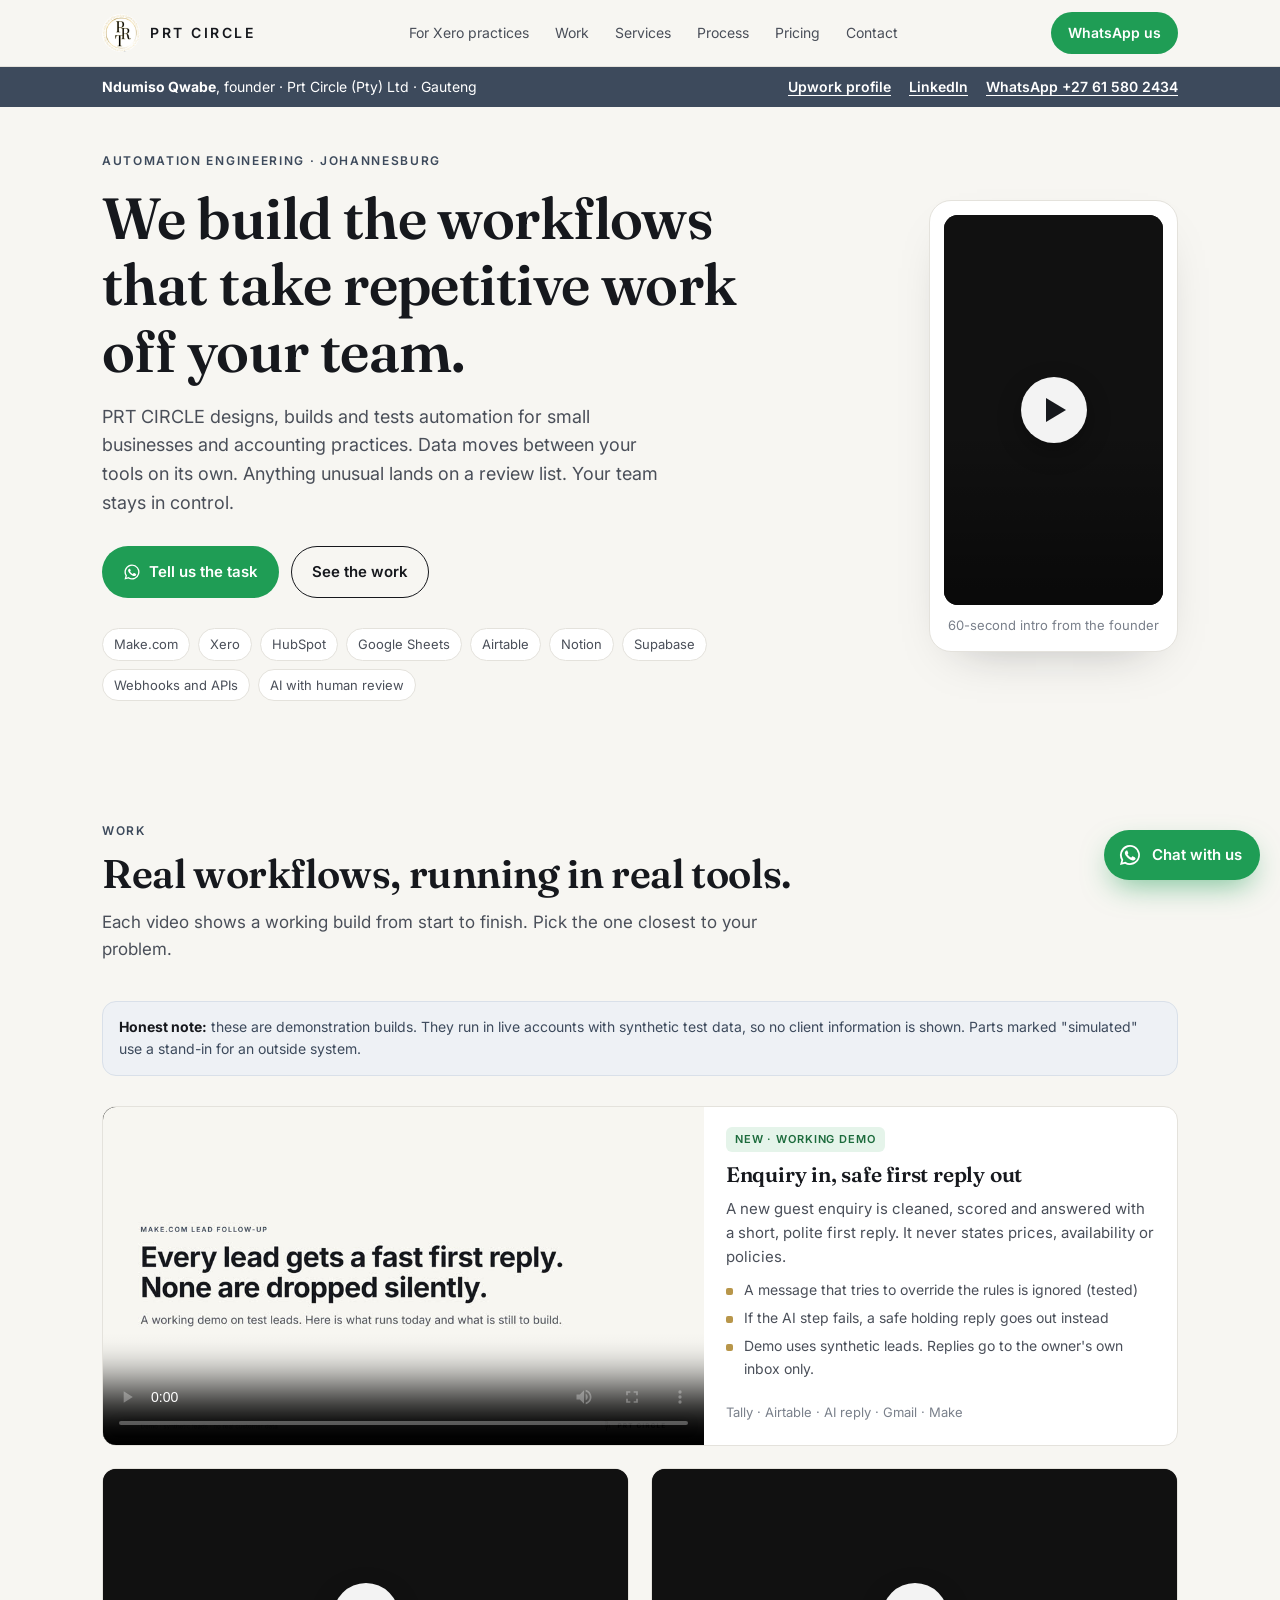
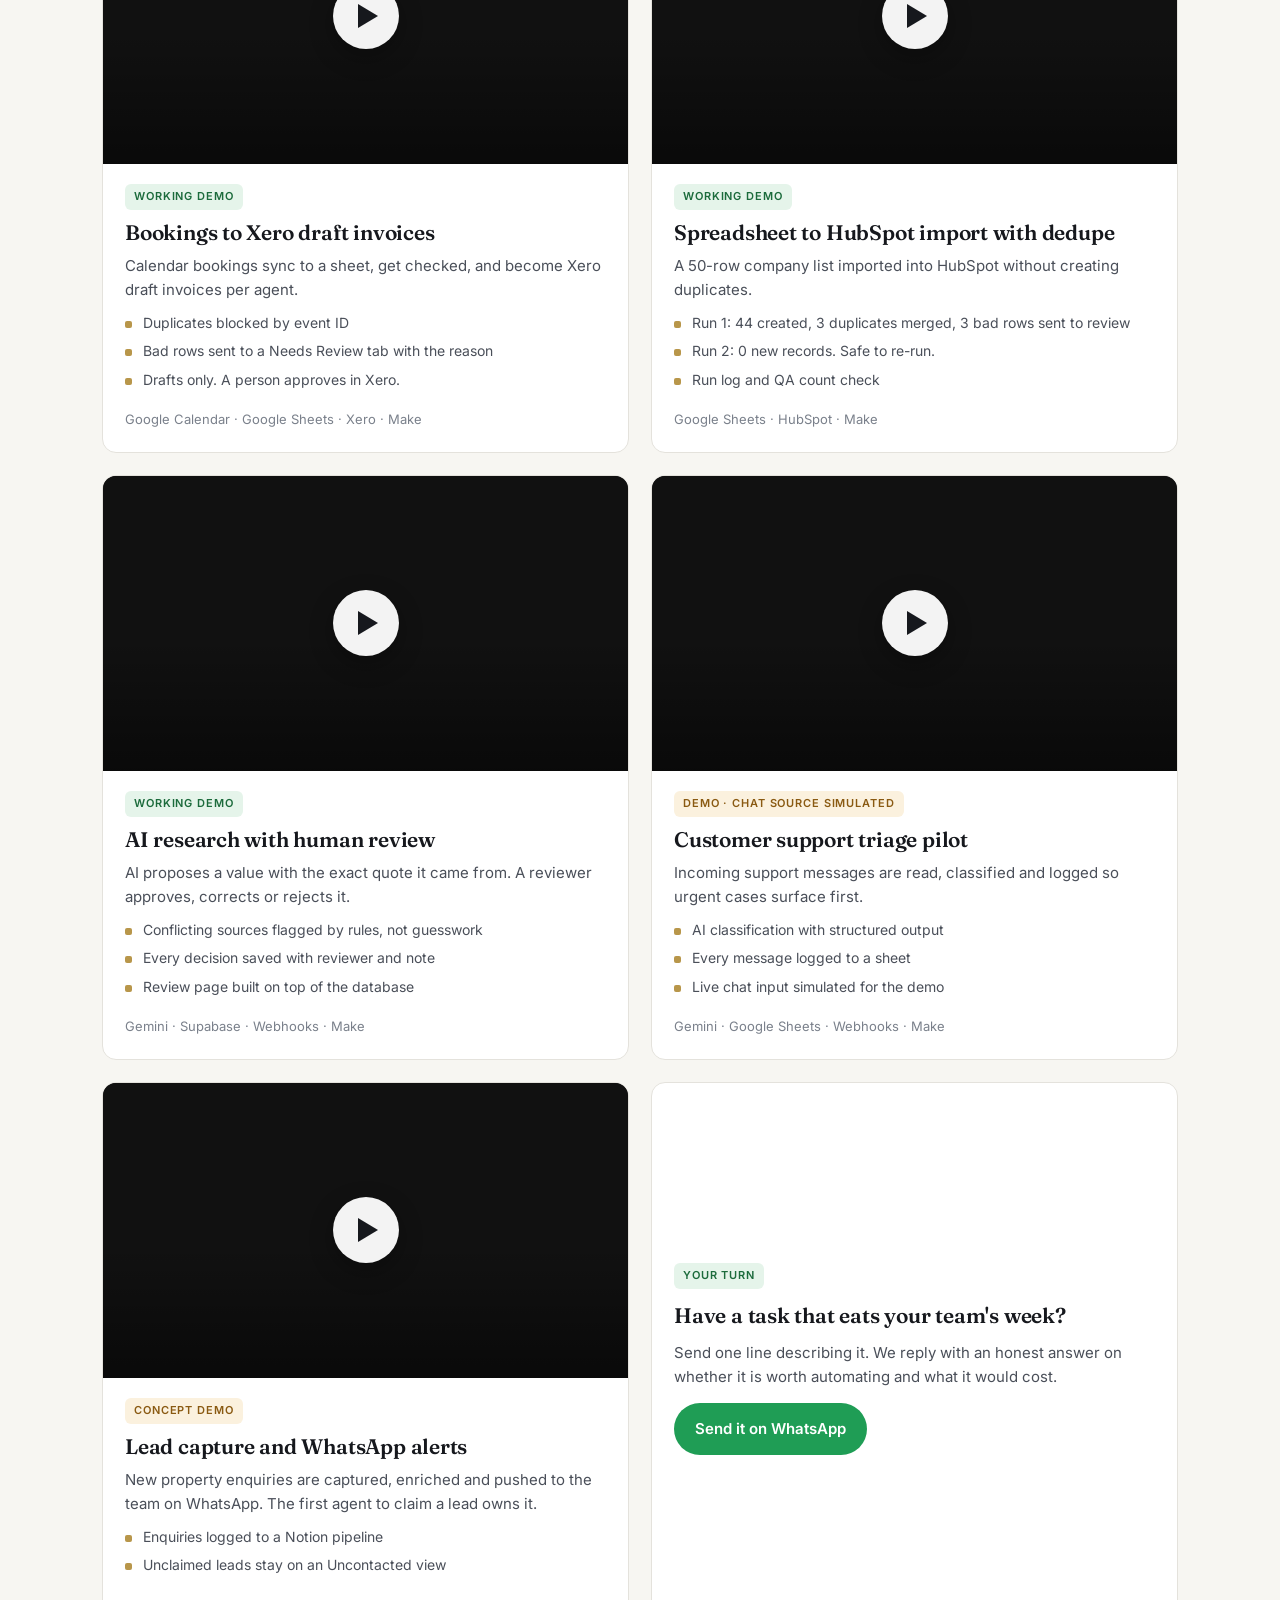
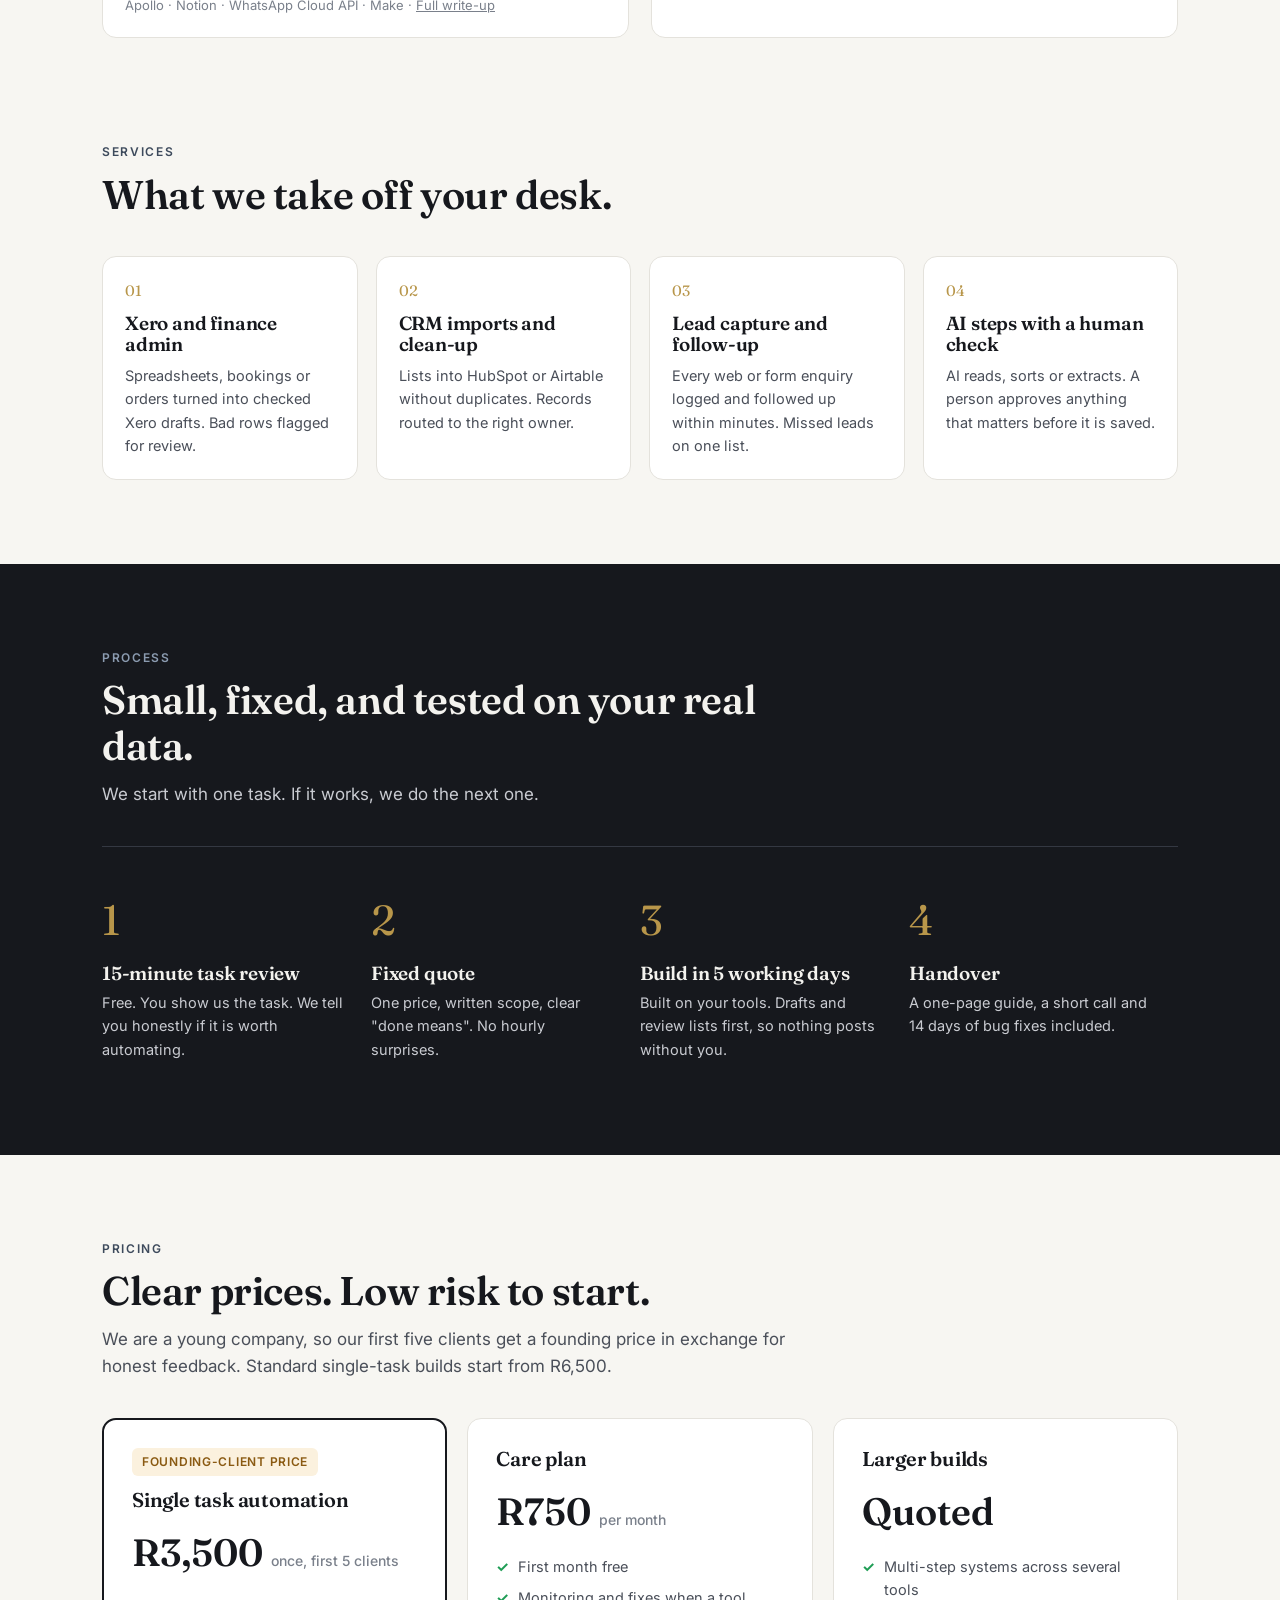
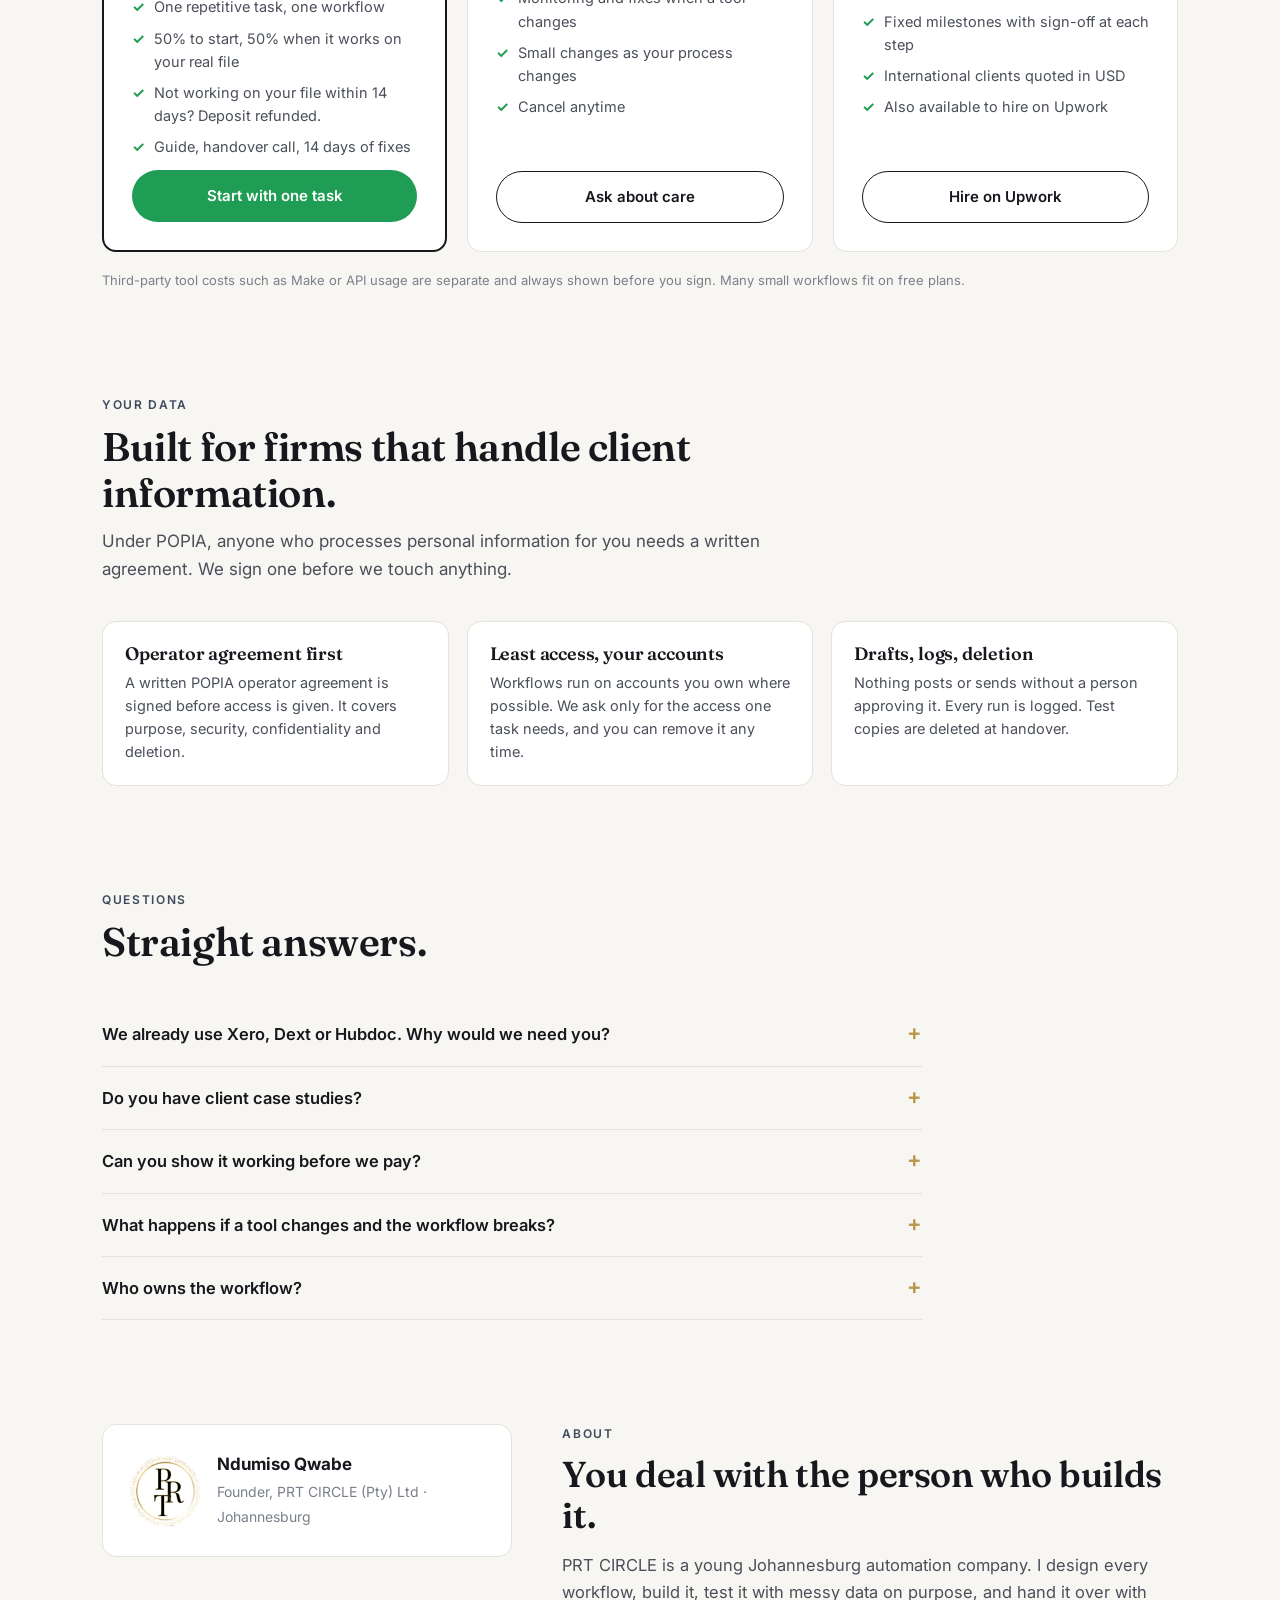
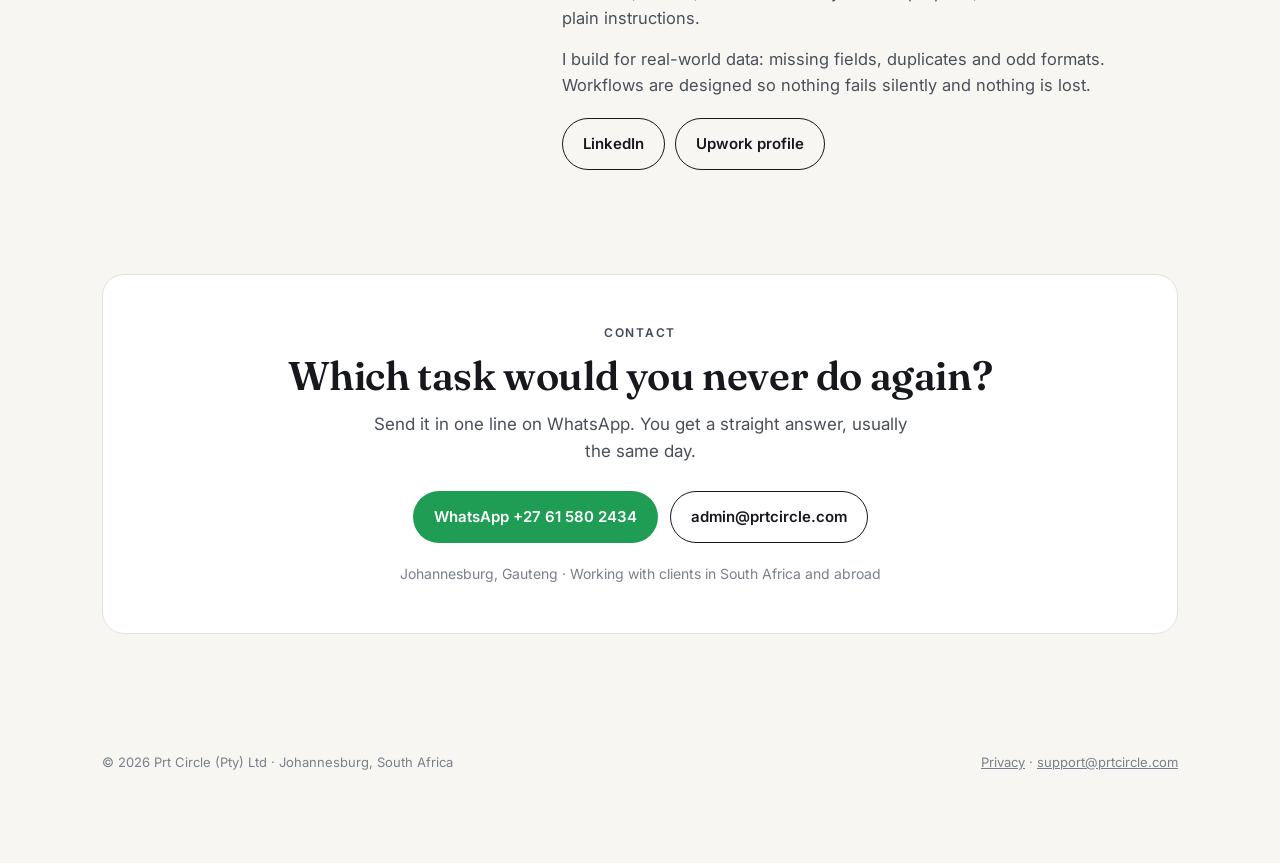
<file: index.html>
<!DOCTYPE html>
<html lang="en">
<head>
<meta charset="utf-8">
<meta name="viewport" content="width=device-width, initial-scale=1">
<title>PRT CIRCLE | Automation workflows built and engineered in Johannesburg</title>
<meta name="description" content="PRT CIRCLE builds automation workflows for small businesses and accounting practices. Xero, HubSpot, Google Sheets, Airtable, Make and AI steps with human review. Based in Johannesburg.">
<meta property="og:type" content="website">
<meta property="og:url" content="https://prtcircle.com/">
<meta property="og:title" content="PRT CIRCLE | Automation workflows, built and tested">
<meta property="og:description" content="We build workflows that take repetitive work off your team. Xero, HubSpot, Sheets, Airtable and AI with human review. Johannesburg.">
<meta property="og:image" content="https://prtcircle.com/og-image.png">
<meta property="og:image:width" content="1200">
<meta property="og:image:height" content="630">
<meta name="twitter:card" content="summary_large_image">
<link rel="icon" href="logo-mark.png">
<link rel="preconnect" href="https://fonts.googleapis.com">
<link rel="preconnect" href="https://fonts.gstatic.com" crossorigin>
<link href="https://fonts.googleapis.com/css2?family=Fraunces:opsz,wght@9..144,500;9..144,600&family=Inter:wght@400;500;600&display=swap" rel="stylesheet">
<link rel="stylesheet" href="site.css">
</head>
<body>

<nav>
  <div class="wrap">
    <a class="brand" href="#top"><img src="logo-mark.png" alt="PRT CIRCLE logo">PRT CIRCLE</a>
    <div class="links">
      <a href="xero.html">For Xero practices</a>
      <a href="#work">Work</a>
      <a href="#services">Services</a>
      <a href="#process">Process</a>
      <a href="#pricing">Pricing</a>
      <a href="#contact">Contact</a>
    </div>
    <a class="btn btn-wa wa-link" href="#" target="_blank" rel="noopener">WhatsApp us</a>
  </div>
</nav>
<div class="trustbar">
  <div class="wrap">
    <span class="who"><b>Ndumiso Qwabe</b>, founder · Prt Circle (Pty) Ltd · Gauteng</span>
    <span class="tl">
      <a href="https://www.upwork.com/freelancers/~0178abc4130f40c3e9" target="_blank" rel="noopener">Upwork profile</a>
      <a href="https://www.linkedin.com/in/n-qwabe-794632288" target="_blank" rel="noopener">LinkedIn</a>
      <a class="wa-link" href="#" target="_blank" rel="noopener">WhatsApp +27 61 580 2434</a>
    </span>
  </div>
</div>

<header class="hero" id="top">
  <div class="wrap">
    <div>
      <div class="eyebrow">Automation engineering · Johannesburg</div>
      <h1>We build the workflows that take repetitive work off your team.</h1>
      <p class="lead">PRT CIRCLE designs, builds and tests automation for small businesses and accounting practices. Data moves between your tools on its own. Anything unusual lands on a review list. Your team stays in control.</p>
      <div class="ctas">
        <a class="btn btn-wa wa-link" href="#" target="_blank" rel="noopener">
          <svg viewBox="0 0 24 24" fill="currentColor"><path d="M12 2a10 10 0 0 0-8.6 15.1L2 22l5-1.3A10 10 0 1 0 12 2Zm0 18.2a8.2 8.2 0 0 1-4.2-1.2l-.3-.2-3 .8.8-2.9-.2-.3A8.2 8.2 0 1 1 12 20.2Zm4.5-6.1c-.2-.1-1.5-.7-1.7-.8s-.4-.1-.6.1-.7.8-.8 1-.3.2-.5.1a6.7 6.7 0 0 1-3.3-2.9c-.2-.4.2-.4.7-1.3a.4.4 0 0 0 0-.4l-.8-1.9c-.2-.5-.4-.4-.6-.4h-.5a1 1 0 0 0-.7.3 3 3 0 0 0-.9 2.2 5.2 5.2 0 0 0 1.1 2.7 11.8 11.8 0 0 0 4.5 4c1.7.7 2.3.8 3.2.6a2.7 2.7 0 0 0 1.8-1.2 2.2 2.2 0 0 0 .1-1.2c0-.1-.2-.2-.4-.3Z"/></svg>
          Tell us the task
        </a>
        <a class="btn btn-ghost" href="#work">See the work</a>
      </div>
      <div class="tools">
        <span>Make.com</span><span>Xero</span><span>HubSpot</span><span>Google Sheets</span><span>Airtable</span><span>Notion</span><span>Supabase</span><span>Webhooks and APIs</span><span>AI with human review</span>
      </div>
    </div>
    <div class="intro">
      <div class="vid"><button class="yt" data-id="lRxXHDmsbU0" data-short="1" aria-label="Play intro video"><span class="play"></span></button></div>
      <div class="cap">60-second intro from the founder</div>
    </div>
  </div>
</header>

<section id="work">
  <div class="wrap">
    <div class="head">
      <div class="eyebrow">Work</div>
      <h2>Real workflows, running in real tools.</h2>
      <p>Each video shows a working build from start to finish. Pick the one closest to your problem.</p>
    </div>
    <div class="honest"><b>Honest note:</b> these are demonstration builds. They run in live accounts with synthetic test data, so no client information is shown. Parts marked "simulated" use a stand-in for an outside system.</div>

    <div class="grid">
      <article class="card wide">
        <div class="vid"><video controls preload="metadata" playsinline poster="staylead-poster.jpg" aria-label="StayLead AI first reply demo"><source src="staylead-ai-reply-demo.mp4" type="video/mp4"></video></div>
        <div class="body">
          <span class="tag live">New · Working demo</span>
          <h3>Enquiry in, safe first reply out</h3>
          <p>A new guest enquiry is cleaned, scored and answered with a short, polite first reply. It never states prices, availability or policies.</p>
          <ul>
            <li>A message that tries to override the rules is ignored (tested)</li>
            <li>If the AI step fails, a safe holding reply goes out instead</li>
            <li>Demo uses synthetic leads. Replies go to the owner's own inbox only.</li>
          </ul>
          <div class="stack">Tally · Airtable · AI reply · Gmail · Make</div>
        </div>
      </article>

      <article class="card">
        <div class="vid"><button class="yt" data-id="tKmY4gpNgAE" aria-label="Play Xero demo"><span class="play"></span></button></div>
        <div class="body">
          <span class="tag live">Working demo</span>
          <h3>Bookings to Xero draft invoices</h3>
          <p>Calendar bookings sync to a sheet, get checked, and become Xero draft invoices per agent.</p>
          <ul>
            <li>Duplicates blocked by event ID</li>
            <li>Bad rows sent to a Needs Review tab with the reason</li>
            <li>Drafts only. A person approves in Xero.</li>
          </ul>
          <div class="stack">Google Calendar · Google Sheets · Xero · Make</div>
        </div>
      </article>

      <article class="card">
        <div class="vid"><button class="yt" data-id="oHUInqmbYKw" aria-label="Play HubSpot import demo"><span class="play"></span></button></div>
        <div class="body">
          <span class="tag live">Working demo</span>
          <h3>Spreadsheet to HubSpot import with dedupe</h3>
          <p>A 50-row company list imported into HubSpot without creating duplicates.</p>
          <ul>
            <li>Run 1: 44 created, 3 duplicates merged, 3 bad rows sent to review</li>
            <li>Run 2: 0 new records. Safe to re-run.</li>
            <li>Run log and QA count check</li>
          </ul>
          <div class="stack">Google Sheets · HubSpot · Make</div>
        </div>
      </article>

      <article class="card">
        <div class="vid"><button class="yt" data-id="PIipiWPvtfs" aria-label="Play research pipeline demo"><span class="play"></span></button></div>
        <div class="body">
          <span class="tag live">Working demo</span>
          <h3>AI research with human review</h3>
          <p>AI proposes a value with the exact quote it came from. A reviewer approves, corrects or rejects it.</p>
          <ul>
            <li>Conflicting sources flagged by rules, not guesswork</li>
            <li>Every decision saved with reviewer and note</li>
            <li>Review page built on top of the database</li>
          </ul>
          <div class="stack">Gemini · Supabase · Webhooks · Make</div>
        </div>
      </article>

      <article class="card">
        <div class="vid"><button class="yt" data-id="n59GIOIxbTk" aria-label="Play support triage demo"><span class="play"></span></button></div>
        <div class="body">
          <span class="tag sim">Demo · chat source simulated</span>
          <h3>Customer support triage pilot</h3>
          <p>Incoming support messages are read, classified and logged so urgent cases surface first.</p>
          <ul>
            <li>AI classification with structured output</li>
            <li>Every message logged to a sheet</li>
            <li>Live chat input simulated for the demo</li>
          </ul>
          <div class="stack">Gemini · Google Sheets · Webhooks · Make</div>
        </div>
      </article>

      <article class="card">
        <div class="vid"><button class="yt" data-id="_D-HhCw6K-s" aria-label="Play lead engine demo"><span class="play"></span></button></div>
        <div class="body">
          <span class="tag sim">Concept demo</span>
          <h3>Lead capture and WhatsApp alerts</h3>
          <p>New property enquiries are captured, enriched and pushed to the team on WhatsApp. The first agent to claim a lead owns it.</p>
          <ul>
            <li>Enquiries logged to a Notion pipeline</li>
            <li>Unclaimed leads stay on an Uncontacted view</li>
          </ul>
          <div class="stack">Apollo · Notion · WhatsApp Cloud API · Make · <a href="revenue-recovery.html">Full write-up</a></div>
        </div>
      </article>

      <article class="card">
        <div class="body" style="justify-content:center;gap:14px">
          <span class="tag live">Your turn</span>
          <h3>Have a task that eats your team's week?</h3>
          <p>Send one line describing it. We reply with an honest answer on whether it is worth automating and what it would cost.</p>
          <a class="btn btn-wa wa-link" href="#" target="_blank" rel="noopener" style="align-self:flex-start">Send it on WhatsApp</a>
        </div>
      </article>
    </div>
  </div>
</section>

<section id="services" style="padding-top:20px">
  <div class="wrap">
    <div class="head">
      <div class="eyebrow">Services</div>
      <h2>What we take off your desk.</h2>
    </div>
    <div class="svc">
      <div><div class="n">01</div><h3>Xero and finance admin</h3><p>Spreadsheets, bookings or orders turned into checked Xero drafts. Bad rows flagged for review.</p></div>
      <div><div class="n">02</div><h3>CRM imports and clean-up</h3><p>Lists into HubSpot or Airtable without duplicates. Records routed to the right owner.</p></div>
      <div><div class="n">03</div><h3>Lead capture and follow-up</h3><p>Every web or form enquiry logged and followed up within minutes. Missed leads on one list.</p></div>
      <div><div class="n">04</div><h3>AI steps with a human check</h3><p>AI reads, sorts or extracts. A person approves anything that matters before it is saved.</p></div>
    </div>
  </div>
</section>

<section id="process" class="dark">
  <div class="wrap">
    <div class="head">
      <div class="eyebrow">Process</div>
      <h2>Small, fixed, and tested on your real data.</h2>
      <p>We start with one task. If it works, we do the next one.</p>
    </div>
    <div class="steps">
      <div><div class="k">1</div><h3>15-minute task review</h3><p>Free. You show us the task. We tell you honestly if it is worth automating.</p></div>
      <div><div class="k">2</div><h3>Fixed quote</h3><p>One price, written scope, clear "done means". No hourly surprises.</p></div>
      <div><div class="k">3</div><h3>Build in 5 working days</h3><p>Built on your tools. Drafts and review lists first, so nothing posts without you.</p></div>
      <div><div class="k">4</div><h3>Handover</h3><p>A one-page guide, a short call and 14 days of bug fixes included.</p></div>
    </div>
  </div>
</section>

<section id="pricing">
  <div class="wrap">
    <div class="head">
      <div class="eyebrow">Pricing</div>
      <h2>Clear prices. Low risk to start.</h2>
      <p>We are a young company, so our first five clients get a founding price in exchange for honest feedback. Standard single-task builds start from R6,500.</p>
    </div>
    <div class="price">
      <div class="plan main">
        <span class="ribbon">Founding-client price</span>
        <h3>Single task automation</h3>
        <div class="amt">R3,500 <small>once, first 5 clients</small></div>
        <ul>
          <li>One repetitive task, one workflow</li>
          <li>50% to start, 50% when it works on your real file</li>
          <li>Not working on your file within 14 days? Deposit refunded.</li>
          <li>Guide, handover call, 14 days of fixes</li>
        </ul>
        <a class="btn btn-wa wa-link" href="#" target="_blank" rel="noopener">Start with one task</a>
      </div>
      <div class="plan">
        <h3>Care plan</h3>
        <div class="amt">R750 <small>per month</small></div>
        <ul>
          <li>First month free</li>
          <li>Monitoring and fixes when a tool changes</li>
          <li>Small changes as your process changes</li>
          <li>Cancel anytime</li>
        </ul>
        <a class="btn btn-ghost wa-link" href="#" target="_blank" rel="noopener">Ask about care</a>
      </div>
      <div class="plan">
        <h3>Larger builds</h3>
        <div class="amt">Quoted</div>
        <ul>
          <li>Multi-step systems across several tools</li>
          <li>Fixed milestones with sign-off at each step</li>
          <li>International clients quoted in USD</li>
          <li>Also available to hire on Upwork</li>
        </ul>
        <a class="btn btn-ghost" href="https://www.upwork.com/freelancers/~0178abc4130f40c3e9" target="_blank" rel="noopener">Hire on Upwork</a>
      </div>
    </div>
    <p style="margin-top:18px;font-size:13px;color:var(--muted)">Third-party tool costs such as Make or API usage are separate and always shown before you sign. Many small workflows fit on free plans.</p>
  </div>
</section>

<section id="data" style="padding-top:20px">
  <div class="wrap">
    <div class="head">
      <div class="eyebrow">Your data</div>
      <h2>Built for firms that handle client information.</h2>
      <p>Under POPIA, anyone who processes personal information for you needs a written agreement. We sign one before we touch anything.</p>
    </div>
    <div class="data">
      <div><h3>Operator agreement first</h3><p>A written POPIA operator agreement is signed before access is given. It covers purpose, security, confidentiality and deletion.</p></div>
      <div><h3>Least access, your accounts</h3><p>Workflows run on accounts you own where possible. We ask only for the access one task needs, and you can remove it any time.</p></div>
      <div><h3>Drafts, logs, deletion</h3><p>Nothing posts or sends without a person approving it. Every run is logged. Test copies are deleted at handover.</p></div>
    </div>
  </div>
</section>

<section id="faq" style="padding-top:20px">
  <div class="wrap">
    <div class="head">
      <div class="eyebrow">Questions</div>
      <h2>Straight answers.</h2>
    </div>
    <div class="faq">
      <details><summary>We already use Xero, Dext or Hubdoc. Why would we need you?</summary><p>Keep them. Xero's own AI now handles more inside Xero, like bank reconciliation. We automate the tasks between your tools that those apps do not cover, such as a client's spreadsheet, a booking system or a CRM feeding Xero.</p></details>
      <details><summary>Do you have client case studies?</summary><p>Not yet. We are a young company and every video on this page is a demonstration build on test data. That is why the first five clients get a founding price, a 50% balance only due when it works, and a refund if it does not.</p></details>
      <details><summary>Can you show it working before we pay?</summary><p>Yes. We show a live demo and review your task for free. The build itself is paid, with half due only once it works on your real file.</p></details>
      <details><summary>What happens if a tool changes and the workflow breaks?</summary><p>You get 14 days of fixes after handover. After that, the optional care plan covers monitoring and repairs. Workflows are built to flag failures, not fail silently.</p></details>
      <details><summary>Who owns the workflow?</summary><p>You do. Where possible it runs in your own accounts, and you receive a plain guide on how it works.</p></details>
    </div>
  </div>
</section>

<section id="about" style="padding-top:20px">
  <div class="wrap about">
    <div class="who">
      <img src="logo-mark.png" alt="">
      <div><b>Ndumiso Qwabe</b><span>Founder, PRT CIRCLE (Pty) Ltd · Johannesburg</span></div>
    </div>
    <div>
      <div class="eyebrow">About</div>
      <h2 style="font-size:clamp(26px,3.2vw,36px);margin:10px 0 16px">You deal with the person who builds it.</h2>
      <p>PRT CIRCLE is a young Johannesburg automation company. I design every workflow, build it, test it with messy data on purpose, and hand it over with plain instructions.</p>
      <p>I build for real-world data: missing fields, duplicates and odd formats. Workflows are designed so nothing fails silently and nothing is lost.</p>
      <div class="profiles">
        <a class="btn btn-ghost" href="https://www.linkedin.com/in/n-qwabe-794632288" target="_blank" rel="noopener">LinkedIn</a>
        <a class="btn btn-ghost" href="https://www.upwork.com/freelancers/~0178abc4130f40c3e9" target="_blank" rel="noopener">Upwork profile</a>
      </div>
    </div>
  </div>
</section>

<section id="contact" style="padding-top:20px">
  <div class="wrap">
    <div class="contact">
      <div class="eyebrow">Contact</div>
      <h2 style="margin-top:10px">Which task would you never do again?</h2>
      <p>Send it in one line on WhatsApp. You get a straight answer, usually the same day.</p>
      <div class="ctas">
        <a class="btn btn-wa wa-link" href="#" target="_blank" rel="noopener">WhatsApp +27 61 580 2434</a>
        <a class="btn btn-ghost" href="mailto:admin@prtcircle.com">admin@prtcircle.com</a>
      </div>
      <div class="small">Johannesburg, Gauteng · Working with clients in South Africa and abroad</div>
    </div>
  </div>
</section>

<footer>
  <div class="wrap">
    <span>© <span id="yr">2026</span> Prt Circle (Pty) Ltd · Johannesburg, South Africa</span>
    <span><a href="privacy.html">Privacy</a> · <a href="mailto:support@prtcircle.com">support@prtcircle.com</a></span>
  </div>
</footer>

<a class="fab wa-link" href="#" target="_blank" rel="noopener" aria-label="Chat on WhatsApp">
  <svg viewBox="0 0 24 24" fill="currentColor"><path d="M12 2a10 10 0 0 0-8.6 15.1L2 22l5-1.3A10 10 0 1 0 12 2Zm0 18.2a8.2 8.2 0 0 1-4.2-1.2l-.3-.2-3 .8.8-2.9-.2-.3A8.2 8.2 0 1 1 12 20.2Zm4.5-6.1c-.2-.1-1.5-.7-1.7-.8s-.4-.1-.6.1-.7.8-.8 1-.3.2-.5.1a6.7 6.7 0 0 1-3.3-2.9c-.2-.4.2-.4.7-1.3a.4.4 0 0 0 0-.4l-.8-1.9c-.2-.5-.4-.4-.6-.4h-.5a1 1 0 0 0-.7.3 3 3 0 0 0-.9 2.2 5.2 5.2 0 0 0 1.1 2.7 11.8 11.8 0 0 0 4.5 4c1.7.7 2.3.8 3.2.6a2.7 2.7 0 0 0 1.8-1.2 2.2 2.2 0 0 0 .1-1.2c0-.1-.2-.2-.4-.3Z"/></svg>
  <span>Chat with us</span>
</a>

<script>
(function(){
  var msg = "Hi Ndumiso, I found PRT CIRCLE on your website. I have a task I'd like to automate: ";
  var url = "https://wa.me/27615802434?text=" + encodeURIComponent(msg);
  document.querySelectorAll(".wa-link").forEach(function(a){ a.href = url; });
  document.getElementById("yr").textContent = new Date().getFullYear();
  document.querySelectorAll(".yt").forEach(function(b){
    var id = b.dataset.id;
    b.style.backgroundImage = "url(https://i.ytimg.com/vi/" + id + "/hqdefault.jpg)";
    b.addEventListener("click", function(){
      var f = document.createElement("iframe");
      f.src = "https://www.youtube-nocookie.com/embed/" + id + "?autoplay=1&rel=0&playsinline=1";
      f.allow = "autoplay; encrypted-media; picture-in-picture; fullscreen";
      f.allowFullscreen = true;
      f.title = b.getAttribute("aria-label") || "Video";
      b.replaceWith(f);
    });
  });
})();
</script>
</body>
</html>
</file>
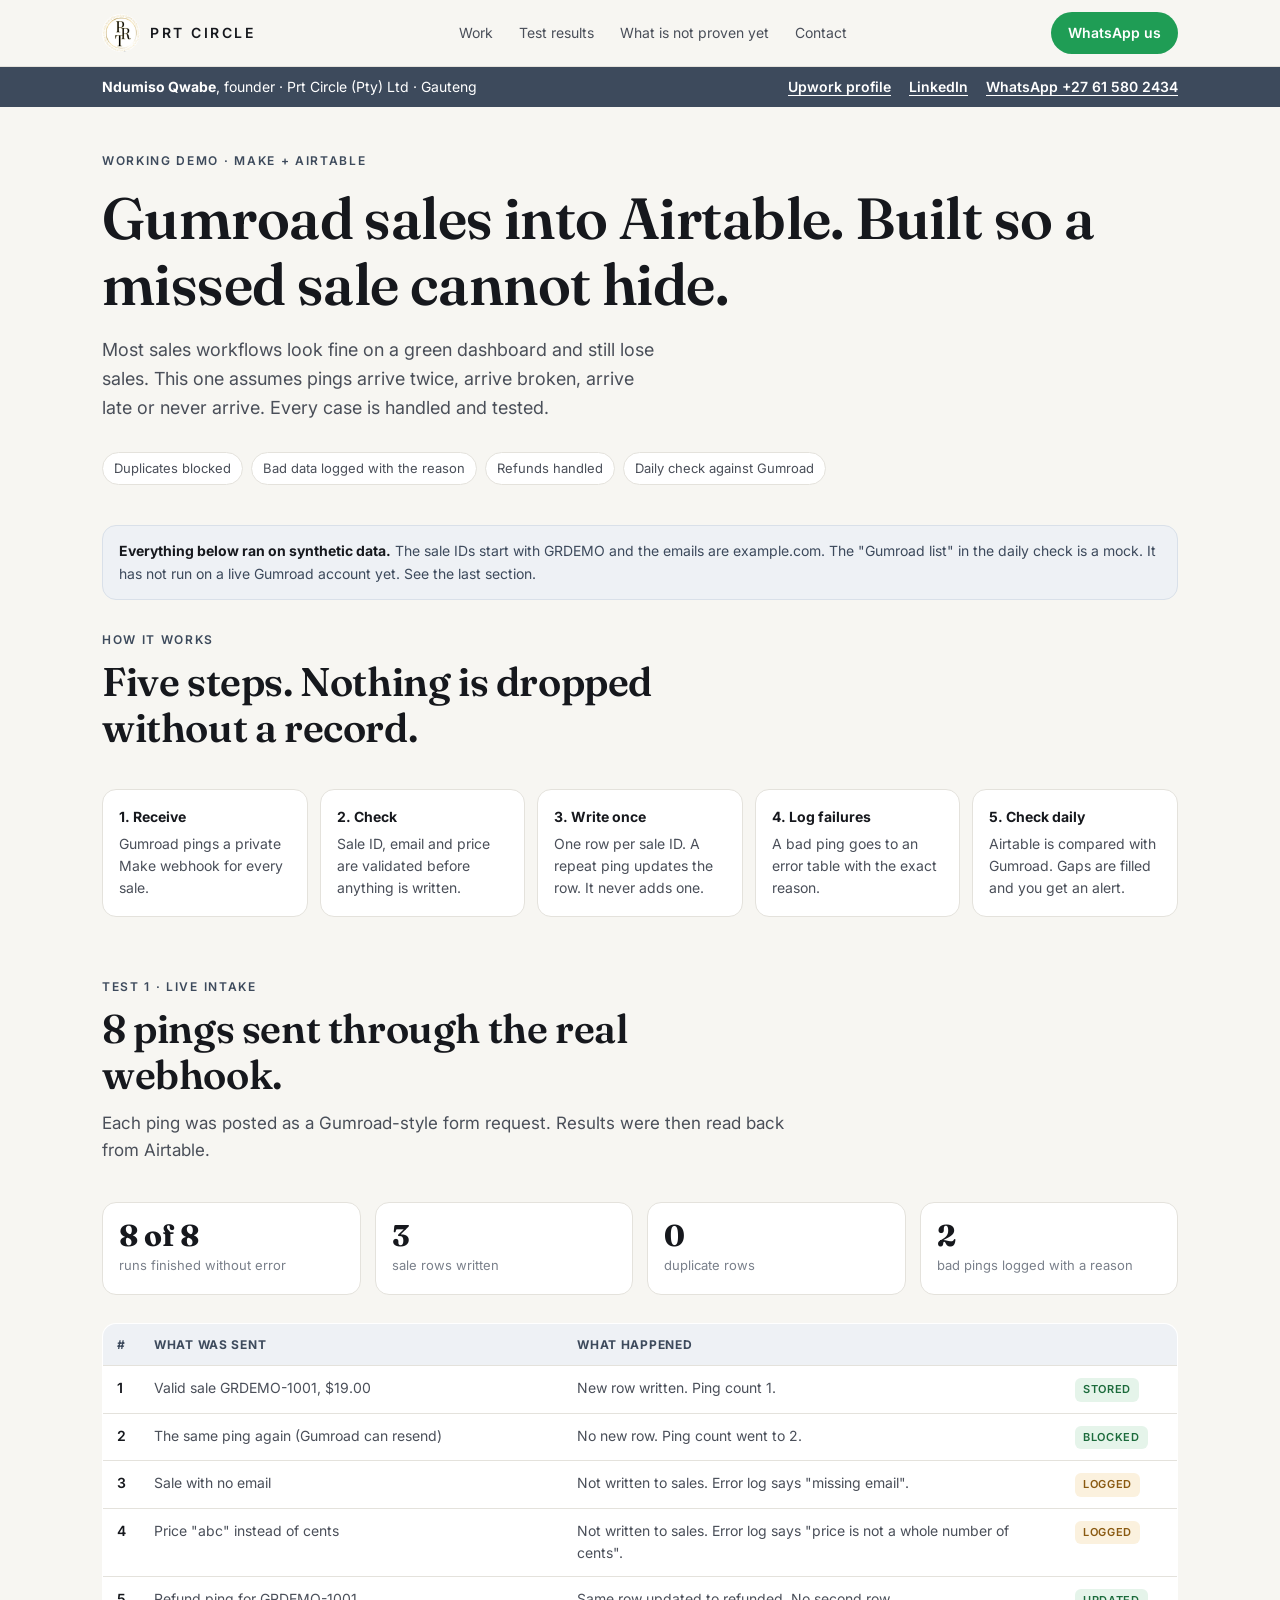
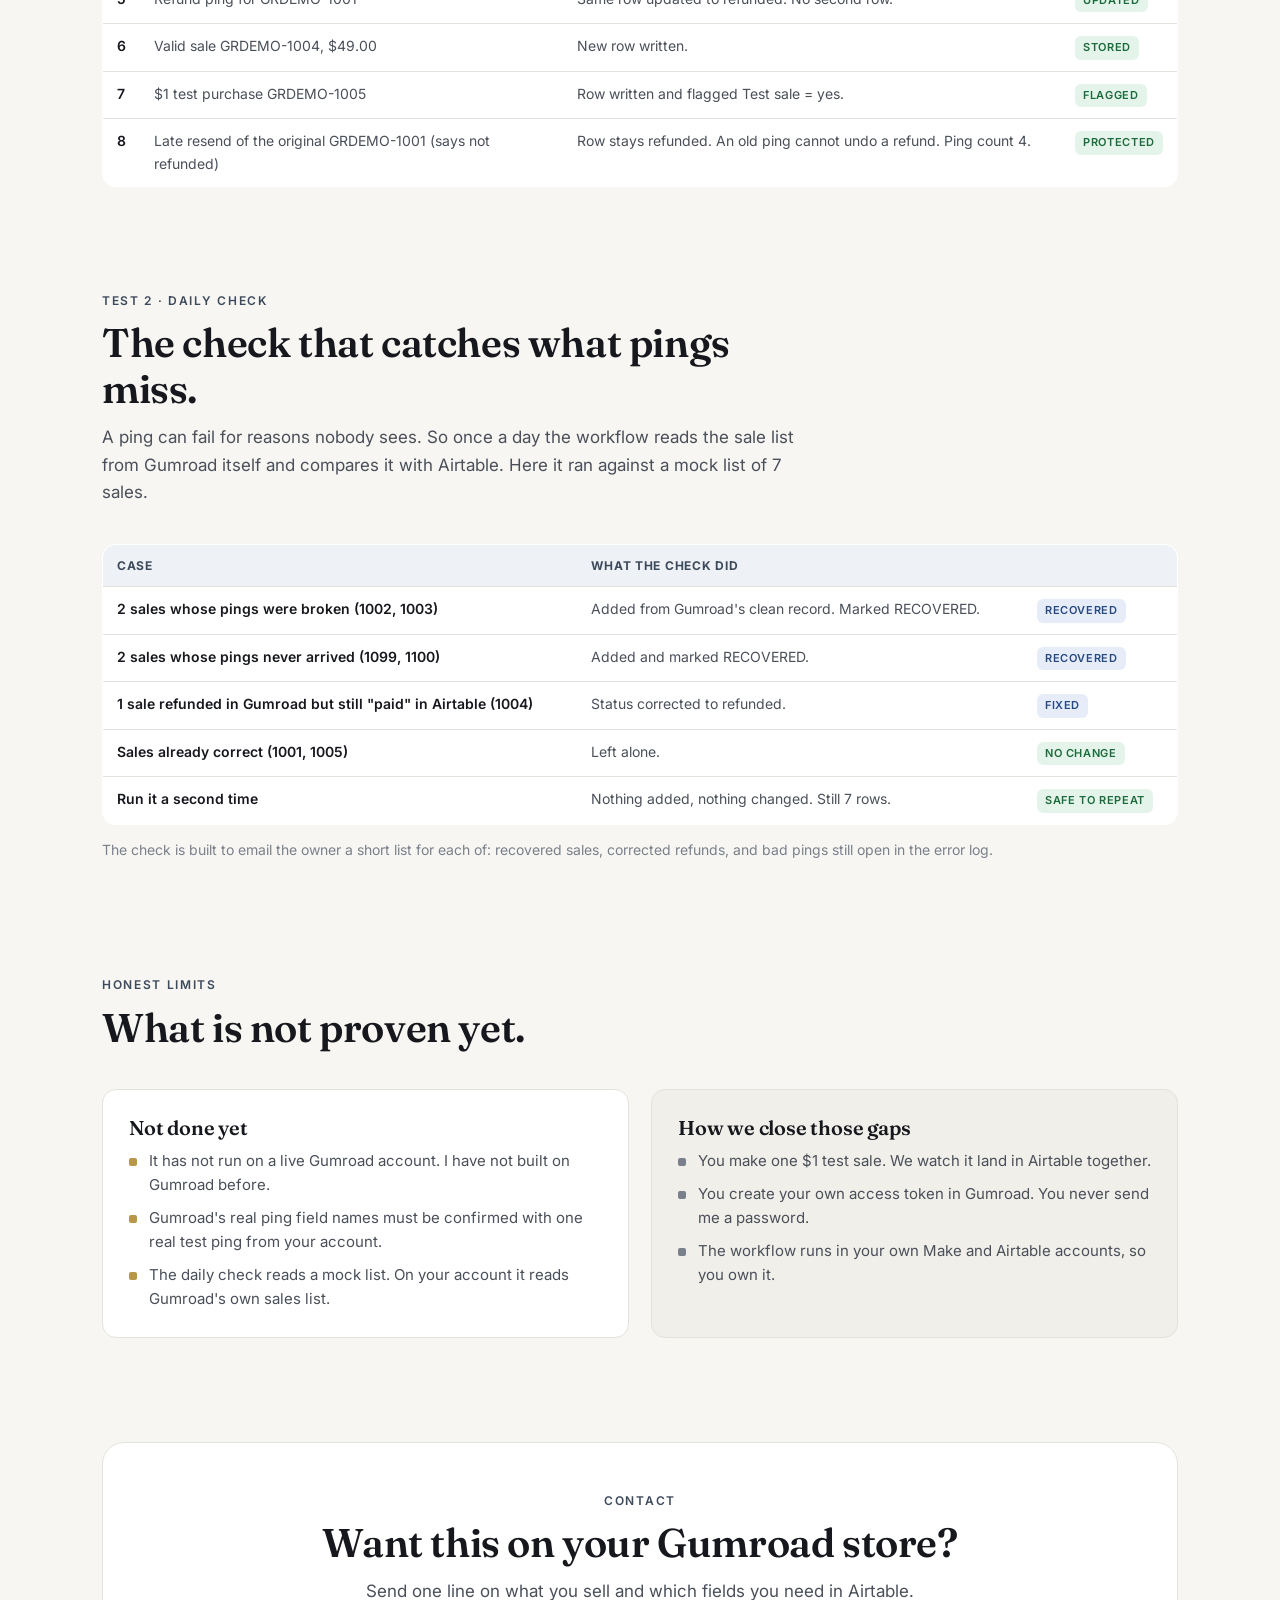
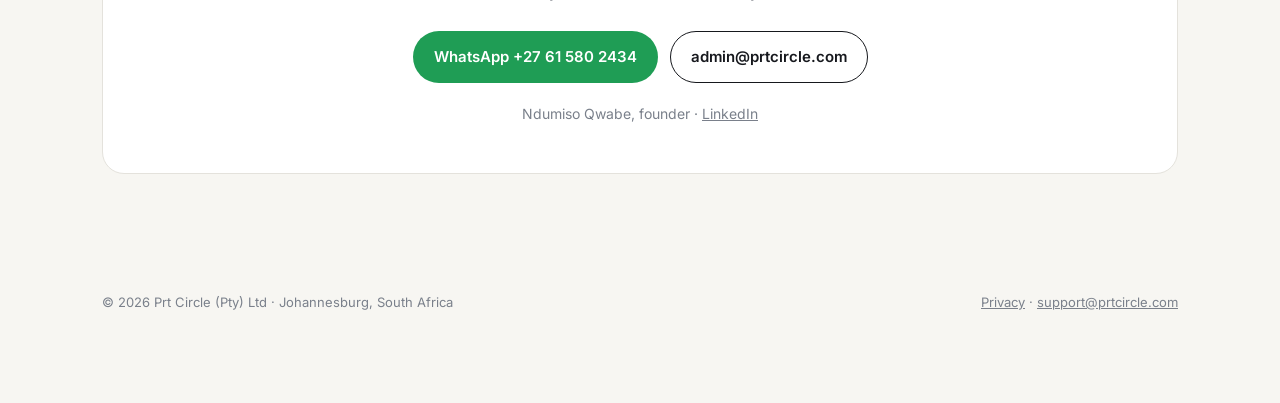
<file: gumroad-airtable.html>
<!DOCTYPE html>
<html lang="en">
<head>
<meta charset="utf-8">
<meta name="viewport" content="width=device-width, initial-scale=1">
<title>Gumroad sales into Airtable that cannot fail quietly | PRT CIRCLE</title>
<meta name="description" content="Working demo: every Gumroad sale lands in Airtable once. Duplicates are blocked, bad data is logged with the reason, and a daily check compares Airtable to Gumroad itself.">
<meta property="og:type" content="website">
<meta property="og:url" content="https://prtcircle.com/gumroad-airtable.html">
<meta property="og:title" content="Gumroad sales into Airtable that cannot fail quietly | PRT CIRCLE">
<meta property="og:description" content="Duplicates blocked. Bad data logged. A daily check against Gumroad itself. Tested on synthetic data.">
<meta property="og:image" content="https://prtcircle.com/og-image.png">
<link rel="icon" href="logo-mark.png">
<link rel="preconnect" href="https://fonts.googleapis.com">
<link rel="preconnect" href="https://fonts.gstatic.com" crossorigin>
<link href="https://fonts.googleapis.com/css2?family=Fraunces:opsz,wght@9..144,500;9..144,600&family=Inter:wght@400;500;600&display=swap" rel="stylesheet">
<link rel="stylesheet" href="site.css">
<style>
.proof{width:100%;border-collapse:collapse;background:var(--card);border:1px solid var(--line);border-radius:var(--r);overflow:hidden;font-size:14px}
.proof th{background:#eef1f5;text-align:left;padding:11px 14px;font-size:12px;letter-spacing:.06em;text-transform:uppercase;color:var(--slate-d)}
.proof td{padding:11px 14px;border-top:1px solid var(--line);vertical-align:top;color:var(--ink2)}
.proof td:first-child{font-weight:600;color:var(--ink);white-space:nowrap}
.pill{display:inline-block;font-size:11px;font-weight:600;letter-spacing:.06em;text-transform:uppercase;padding:3px 8px;border-radius:6px;white-space:nowrap}
.pill.ok{background:#e5f4ea;color:#1c6b3c}
.pill.log{background:#fbf1de;color:#8a5a12}
.pill.fix{background:#e6edf8;color:#274a85}
.tw{overflow-x:auto}
.sum{display:grid;grid-template-columns:repeat(4,1fr);gap:14px;margin:0 0 28px}
@media(max-width:760px){.sum{grid-template-columns:repeat(2,1fr)}}
.sum div{background:var(--card);border:1px solid var(--line);border-radius:var(--r);padding:16px}
.sum b{display:block;font-family:Fraunces,Georgia,serif;font-size:30px;line-height:1.1}
.sum span{font-size:13px;color:var(--muted)}
.flow{display:grid;grid-template-columns:repeat(5,1fr);gap:12px}
@media(max-width:900px){.flow{grid-template-columns:1fr 1fr}}
.flow div{background:var(--card);border:1px solid var(--line);border-radius:var(--r);padding:16px;font-size:14px;color:var(--ink2)}
.flow b{display:block;color:var(--ink);margin-bottom:4px}
</style>
</head>
<body>

<nav>
  <div class="wrap">
    <a class="brand" href="index.html"><img src="logo-mark.png" alt="PRT CIRCLE logo">PRT CIRCLE</a>
    <div class="links">
      <a href="index.html#work">Work</a>
      <a href="#tests">Test results</a>
      <a href="#limits">What is not proven yet</a>
      <a href="#contact">Contact</a>
    </div>
    <a class="btn btn-wa wa-link" href="#" target="_blank" rel="noopener">WhatsApp us</a>
  </div>
</nav>
<div class="trustbar">
  <div class="wrap">
    <span class="who"><b>Ndumiso Qwabe</b>, founder · Prt Circle (Pty) Ltd · Gauteng</span>
    <span class="tl">
      <a href="https://www.upwork.com/freelancers/~0178abc4130f40c3e9" target="_blank" rel="noopener">Upwork profile</a>
      <a href="https://www.linkedin.com/in/n-qwabe-794632288" target="_blank" rel="noopener">LinkedIn</a>
      <a class="wa-link" href="#" target="_blank" rel="noopener">WhatsApp +27 61 580 2434</a>
    </span>
  </div>
</div>

<header class="hero" style="padding-bottom:20px">
  <div class="wrap" style="grid-template-columns:1fr">
    <div>
      <div class="eyebrow">Working demo · Make + Airtable</div>
      <h1>Gumroad sales into Airtable. Built so a missed sale cannot hide.</h1>
      <p class="lead">Most sales workflows look fine on a green dashboard and still lose sales. This one assumes pings arrive twice, arrive broken, arrive late or never arrive. Every case is handled and tested.</p>
      <div class="tools"><span>Duplicates blocked</span><span>Bad data logged with the reason</span><span>Refunds handled</span><span>Daily check against Gumroad</span></div>
    </div>
  </div>
</header>

<section style="padding-top:20px;padding-bottom:30px">
  <div class="wrap">
    <span class="honest"><b>Everything below ran on synthetic data.</b> The sale IDs start with GRDEMO and the emails are example.com. The "Gumroad list" in the daily check is a mock. It has not run on a live Gumroad account yet. See the last section.</span>
    <div class="head">
      <div class="eyebrow">How it works</div>
      <h2>Five steps. Nothing is dropped without a record.</h2>
    </div>
    <div class="flow">
      <div><b>1. Receive</b>Gumroad pings a private Make webhook for every sale.</div>
      <div><b>2. Check</b>Sale ID, email and price are validated before anything is written.</div>
      <div><b>3. Write once</b>One row per sale ID. A repeat ping updates the row. It never adds one.</div>
      <div><b>4. Log failures</b>A bad ping goes to an error table with the exact reason.</div>
      <div><b>5. Check daily</b>Airtable is compared with Gumroad. Gaps are filled and you get an alert.</div>
    </div>
  </div>
</section>

<section id="tests" style="padding-top:30px">
  <div class="wrap">
    <div class="head">
      <div class="eyebrow">Test 1 · Live intake</div>
      <h2>8 pings sent through the real webhook.</h2>
      <p>Each ping was posted as a Gumroad-style form request. Results were then read back from Airtable.</p>
    </div>
    <div class="sum">
      <div><b>8 of 8</b><span>runs finished without error</span></div>
      <div><b>3</b><span>sale rows written</span></div>
      <div><b>0</b><span>duplicate rows</span></div>
      <div><b>2</b><span>bad pings logged with a reason</span></div>
    </div>
    <div class="tw">
    <table class="proof">
      <tr><th>#</th><th>What was sent</th><th>What happened</th><th></th></tr>
      <tr><td>1</td><td>Valid sale GRDEMO-1001, $19.00</td><td>New row written. Ping count 1.</td><td><span class="pill ok">Stored</span></td></tr>
      <tr><td>2</td><td>The same ping again (Gumroad can resend)</td><td>No new row. Ping count went to 2.</td><td><span class="pill ok">Blocked</span></td></tr>
      <tr><td>3</td><td>Sale with no email</td><td>Not written to sales. Error log says "missing email".</td><td><span class="pill log">Logged</span></td></tr>
      <tr><td>4</td><td>Price "abc" instead of cents</td><td>Not written to sales. Error log says "price is not a whole number of cents".</td><td><span class="pill log">Logged</span></td></tr>
      <tr><td>5</td><td>Refund ping for GRDEMO-1001</td><td>Same row updated to refunded. No second row.</td><td><span class="pill ok">Updated</span></td></tr>
      <tr><td>6</td><td>Valid sale GRDEMO-1004, $49.00</td><td>New row written.</td><td><span class="pill ok">Stored</span></td></tr>
      <tr><td>7</td><td>$1 test purchase GRDEMO-1005</td><td>Row written and flagged Test sale = yes.</td><td><span class="pill ok">Flagged</span></td></tr>
      <tr><td>8</td><td>Late resend of the original GRDEMO-1001 (says not refunded)</td><td>Row stays refunded. An old ping cannot undo a refund. Ping count 4.</td><td><span class="pill ok">Protected</span></td></tr>
    </table>
    </div>
  </div>
</section>

<section style="padding-top:20px">
  <div class="wrap">
    <div class="head">
      <div class="eyebrow">Test 2 · Daily check</div>
      <h2>The check that catches what pings miss.</h2>
      <p>A ping can fail for reasons nobody sees. So once a day the workflow reads the sale list from Gumroad itself and compares it with Airtable. Here it ran against a mock list of 7 sales.</p>
    </div>
    <div class="tw">
    <table class="proof">
      <tr><th>Case</th><th>What the check did</th><th></th></tr>
      <tr><td>2 sales whose pings were broken (1002, 1003)</td><td>Added from Gumroad's clean record. Marked RECOVERED.</td><td><span class="pill fix">Recovered</span></td></tr>
      <tr><td>2 sales whose pings never arrived (1099, 1100)</td><td>Added and marked RECOVERED.</td><td><span class="pill fix">Recovered</span></td></tr>
      <tr><td>1 sale refunded in Gumroad but still "paid" in Airtable (1004)</td><td>Status corrected to refunded.</td><td><span class="pill fix">Fixed</span></td></tr>
      <tr><td>Sales already correct (1001, 1005)</td><td>Left alone.</td><td><span class="pill ok">No change</span></td></tr>
      <tr><td>Run it a second time</td><td>Nothing added, nothing changed. Still 7 rows.</td><td><span class="pill ok">Safe to repeat</span></td></tr>
    </table>
    </div>
    <p style="margin-top:14px;font-size:14px;color:var(--muted)">The check is built to email the owner a short list for each of: recovered sales, corrected refunds, and bad pings still open in the error log.</p>
  </div>
</section>

<section id="limits" style="padding-top:30px">
  <div class="wrap">
    <div class="head">
      <div class="eyebrow">Honest limits</div>
      <h2>What is not proven yet.</h2>
    </div>
    <div class="split">
      <div class="box">
        <h3>Not done yet</h3>
        <ul>
          <li>It has not run on a live Gumroad account. I have not built on Gumroad before.</li>
          <li>Gumroad's real ping field names must be confirmed with one real test ping from your account.</li>
          <li>The daily check reads a mock list. On your account it reads Gumroad's own sales list.</li>
        </ul>
      </div>
      <div class="box muted">
        <h3>How we close those gaps</h3>
        <ul>
          <li>You make one $1 test sale. We watch it land in Airtable together.</li>
          <li>You create your own access token in Gumroad. You never send me a password.</li>
          <li>The workflow runs in your own Make and Airtable accounts, so you own it.</li>
        </ul>
      </div>
    </div>
  </div>
</section>

<section id="contact" style="padding-top:20px">
  <div class="wrap">
    <div class="contact">
      <div class="eyebrow">Contact</div>
      <h2 style="margin-top:10px">Want this on your Gumroad store?</h2>
      <p>Send one line on what you sell and which fields you need in Airtable.</p>
      <div class="ctas">
        <a class="btn btn-wa wa-link" href="#" target="_blank" rel="noopener">WhatsApp +27 61 580 2434</a>
        <a class="btn btn-ghost" href="mailto:admin@prtcircle.com">admin@prtcircle.com</a>
      </div>
      <div class="small">Ndumiso Qwabe, founder · <a href="https://www.linkedin.com/in/n-qwabe-794632288" target="_blank" rel="noopener">LinkedIn</a></div>
    </div>
  </div>
</section>

<footer>
  <div class="wrap">
    <span>© <span id="yr">2026</span> Prt Circle (Pty) Ltd · Johannesburg, South Africa</span>
    <span><a href="privacy.html">Privacy</a> · <a href="mailto:support@prtcircle.com">support@prtcircle.com</a></span>
  </div>
</footer>

<script>
(function(){
  var msg = "Hi Ndumiso, I saw your Gumroad to Airtable demo. What I need is: ";
  var url = "https://wa.me/27615802434?text=" + encodeURIComponent(msg);
  document.querySelectorAll(".wa-link").forEach(function(a){ a.href = url; });
  document.getElementById("yr").textContent = new Date().getFullYear();
})();
</script>
</body>
</html>
</file>
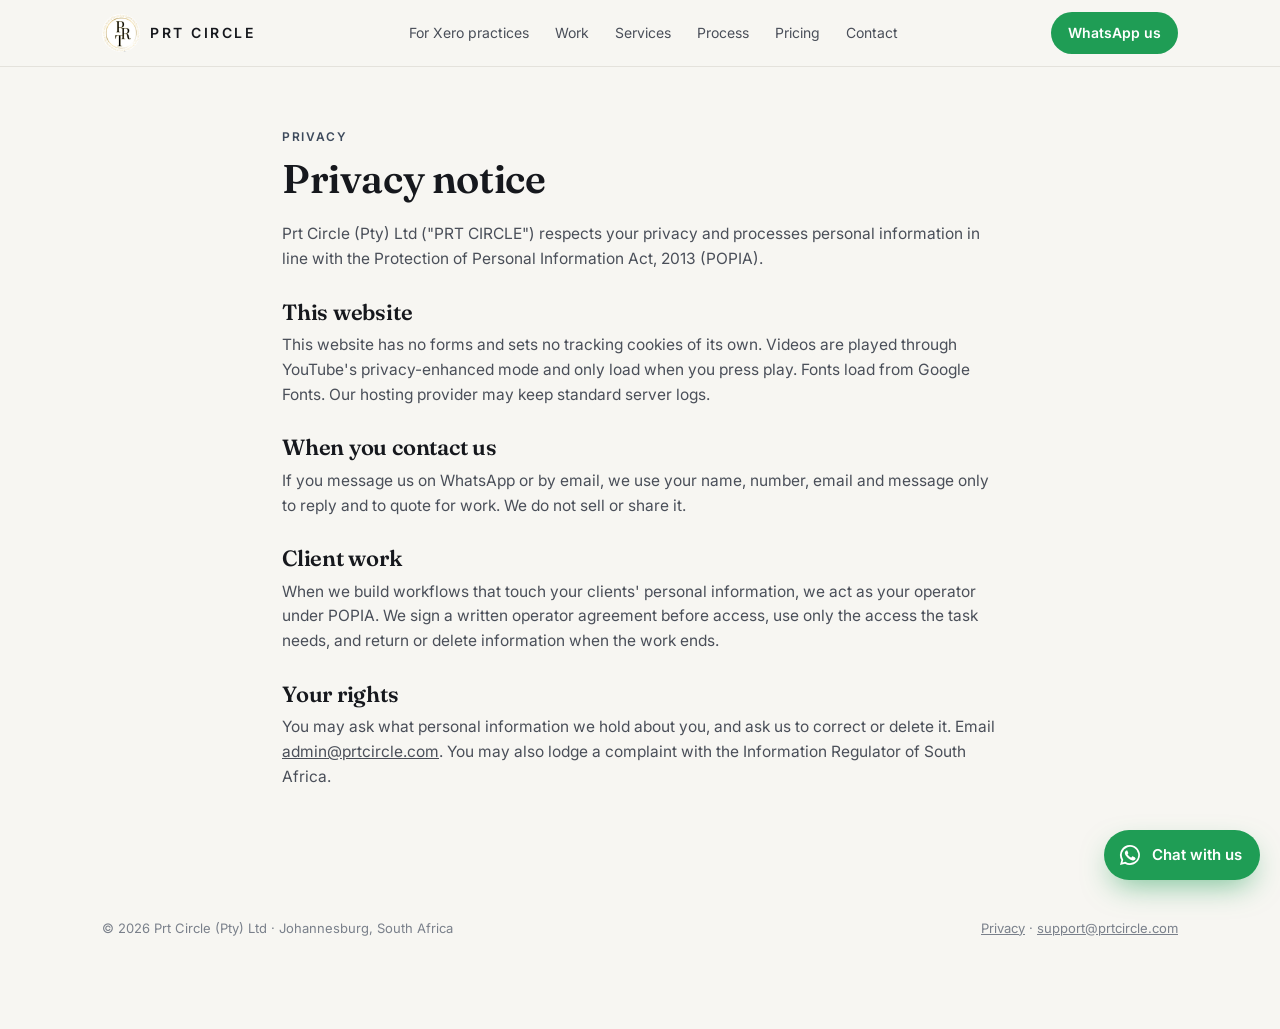
<file: privacy.html>
<!DOCTYPE html>
<html lang="en">
<head>
<meta charset="utf-8">
<meta name="viewport" content="width=device-width, initial-scale=1">
<title>Privacy | PRT CIRCLE</title>
<meta name="description" content="PRT CIRCLE builds automation workflows for small businesses and accounting practices. Xero, HubSpot, Google Sheets, Airtable, Make and AI steps with human review. Based in Johannesburg.">
<meta property="og:type" content="website">
<meta property="og:url" content="https://prtcircle.com/">
<meta property="og:title" content="PRT CIRCLE | Automation workflows, built and tested">
<meta property="og:description" content="We build workflows that take repetitive work off your team. Xero, HubSpot, Sheets, Airtable and AI with human review. Johannesburg.">
<meta property="og:image" content="https://prtcircle.com/og-image.png">
<meta property="og:image:width" content="1200">
<meta property="og:image:height" content="630">
<meta name="twitter:card" content="summary_large_image">
<link rel="icon" href="logo-mark.png">
<link rel="preconnect" href="https://fonts.googleapis.com">
<link rel="preconnect" href="https://fonts.gstatic.com" crossorigin>
<link href="https://fonts.googleapis.com/css2?family=Fraunces:opsz,wght@9..144,500;9..144,600&family=Inter:wght@400;500;600&display=swap" rel="stylesheet">
<link rel="stylesheet" href="site.css">
</head>
<body>

<nav>
  <div class="wrap">
    <a class="brand" href="index.html#top"><img src="logo-mark.png" alt="PRT CIRCLE logo">PRT CIRCLE</a>
    <div class="links">
      <a href="xero.html">For Xero practices</a>
      <a href="index.html#work">Work</a>
      <a href="index.html#services">Services</a>
      <a href="index.html#process">Process</a>
      <a href="index.html#pricing">Pricing</a>
      <a href="index.html#contact">Contact</a>
    </div>
    <a class="btn btn-wa wa-link" href="index.html#" target="_blank" rel="noopener">WhatsApp us</a>
  </div>
</nav>
<section style="padding-top:60px">
  <div class="wrap legal">
    <div class="eyebrow">Privacy</div>
    <h1 style="font-size:40px;margin:10px 0 20px">Privacy notice</h1>
    <p>Prt Circle (Pty) Ltd ("PRT CIRCLE") respects your privacy and processes personal information in line with the Protection of Personal Information Act, 2013 (POPIA).</p>
    <h2>This website</h2>
    <p>This website has no forms and sets no tracking cookies of its own. Videos are played through YouTube's privacy-enhanced mode and only load when you press play. Fonts load from Google Fonts. Our hosting provider may keep standard server logs.</p>
    <h2>When you contact us</h2>
    <p>If you message us on WhatsApp or by email, we use your name, number, email and message only to reply and to quote for work. We do not sell or share it.</p>
    <h2>Client work</h2>
    <p>When we build workflows that touch your clients' personal information, we act as your operator under POPIA. We sign a written operator agreement before access, use only the access the task needs, and return or delete information when the work ends.</p>
    <h2>Your rights</h2>
    <p>You may ask what personal information we hold about you, and ask us to correct or delete it. Email <a href="mailto:admin@prtcircle.com">admin@prtcircle.com</a>. You may also lodge a complaint with the Information Regulator of South Africa.</p>
  </div>
</section>
<footer>
  <div class="wrap">
    <span>© <span id="yr">2026</span> Prt Circle (Pty) Ltd · Johannesburg, South Africa</span>
    <span><a href="privacy.html" aria-current="page">Privacy</a> · <a href="mailto:support@prtcircle.com">support@prtcircle.com</a></span>
  </div>
</footer>

<a class="fab wa-link" href="#" target="_blank" rel="noopener" aria-label="Chat on WhatsApp">
  <svg viewBox="0 0 24 24" fill="currentColor"><path d="M12 2a10 10 0 0 0-8.6 15.1L2 22l5-1.3A10 10 0 1 0 12 2Zm0 18.2a8.2 8.2 0 0 1-4.2-1.2l-.3-.2-3 .8.8-2.9-.2-.3A8.2 8.2 0 1 1 12 20.2Zm4.5-6.1c-.2-.1-1.5-.7-1.7-.8s-.4-.1-.6.1-.7.8-.8 1-.3.2-.5.1a6.7 6.7 0 0 1-3.3-2.9c-.2-.4.2-.4.7-1.3a.4.4 0 0 0 0-.4l-.8-1.9c-.2-.5-.4-.4-.6-.4h-.5a1 1 0 0 0-.7.3 3 3 0 0 0-.9 2.2 5.2 5.2 0 0 0 1.1 2.7 11.8 11.8 0 0 0 4.5 4c1.7.7 2.3.8 3.2.6a2.7 2.7 0 0 0 1.8-1.2 2.2 2.2 0 0 0 .1-1.2c0-.1-.2-.2-.4-.3Z"/></svg>
  <span>Chat with us</span>
</a>

<script>
(function(){
  var msg = "Hi Ndumiso, I found PRT CIRCLE on your website. I have a task I'd like to automate: ";
  var url = "https://wa.me/27615802434?text=" + encodeURIComponent(msg);
  document.querySelectorAll(".wa-link").forEach(function(a){ a.href = url; });
  document.getElementById("yr").textContent = new Date().getFullYear();
  document.querySelectorAll(".yt").forEach(function(b){
    var id = b.dataset.id;
    b.style.backgroundImage = "url(https://i.ytimg.com/vi/" + id + "/hqdefault.jpg)";
    b.addEventListener("click", function(){
      var f = document.createElement("iframe");
      f.src = "https://www.youtube-nocookie.com/embed/" + id + "?autoplay=1&rel=0&playsinline=1";
      f.allow = "autoplay; encrypted-media; picture-in-picture; fullscreen";
      f.allowFullscreen = true;
      f.title = b.getAttribute("aria-label") || "Video";
      b.replaceWith(f);
    });
  });
})();
</script>
</body>
</html>
</file>
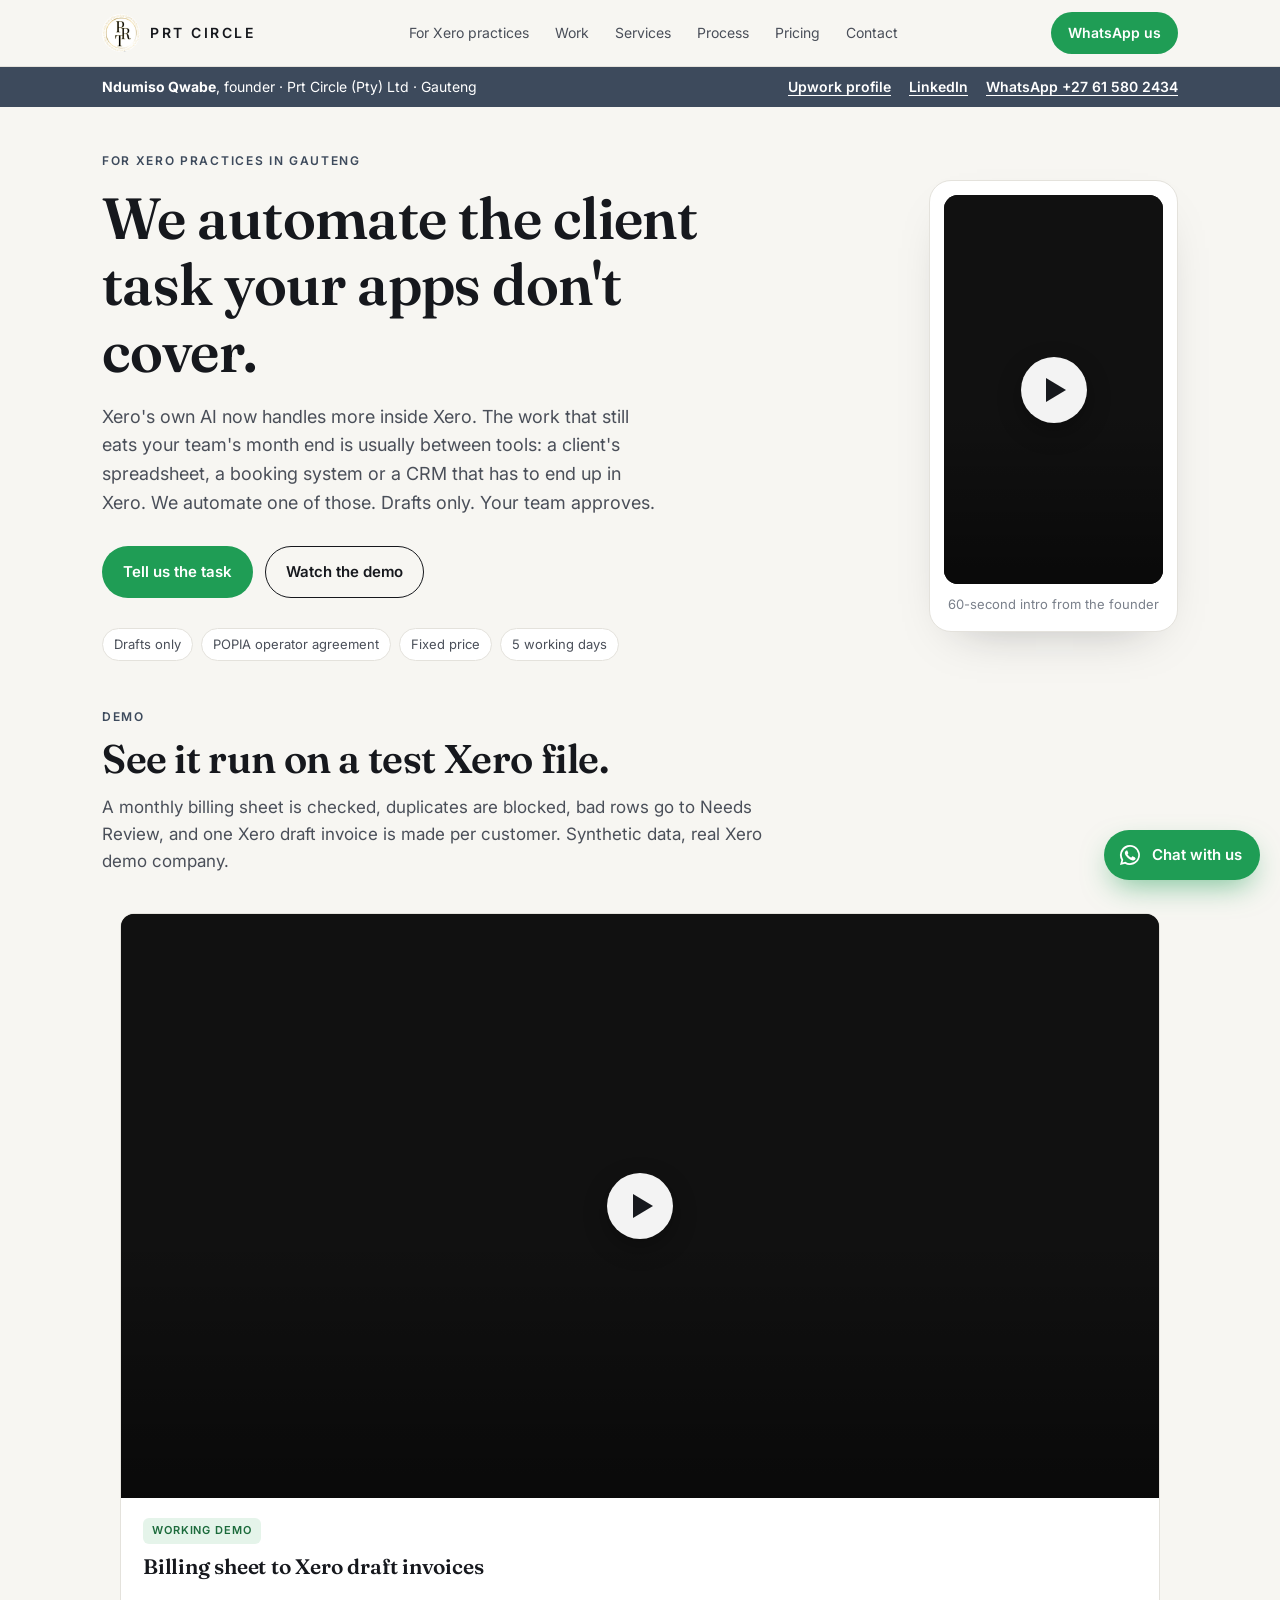
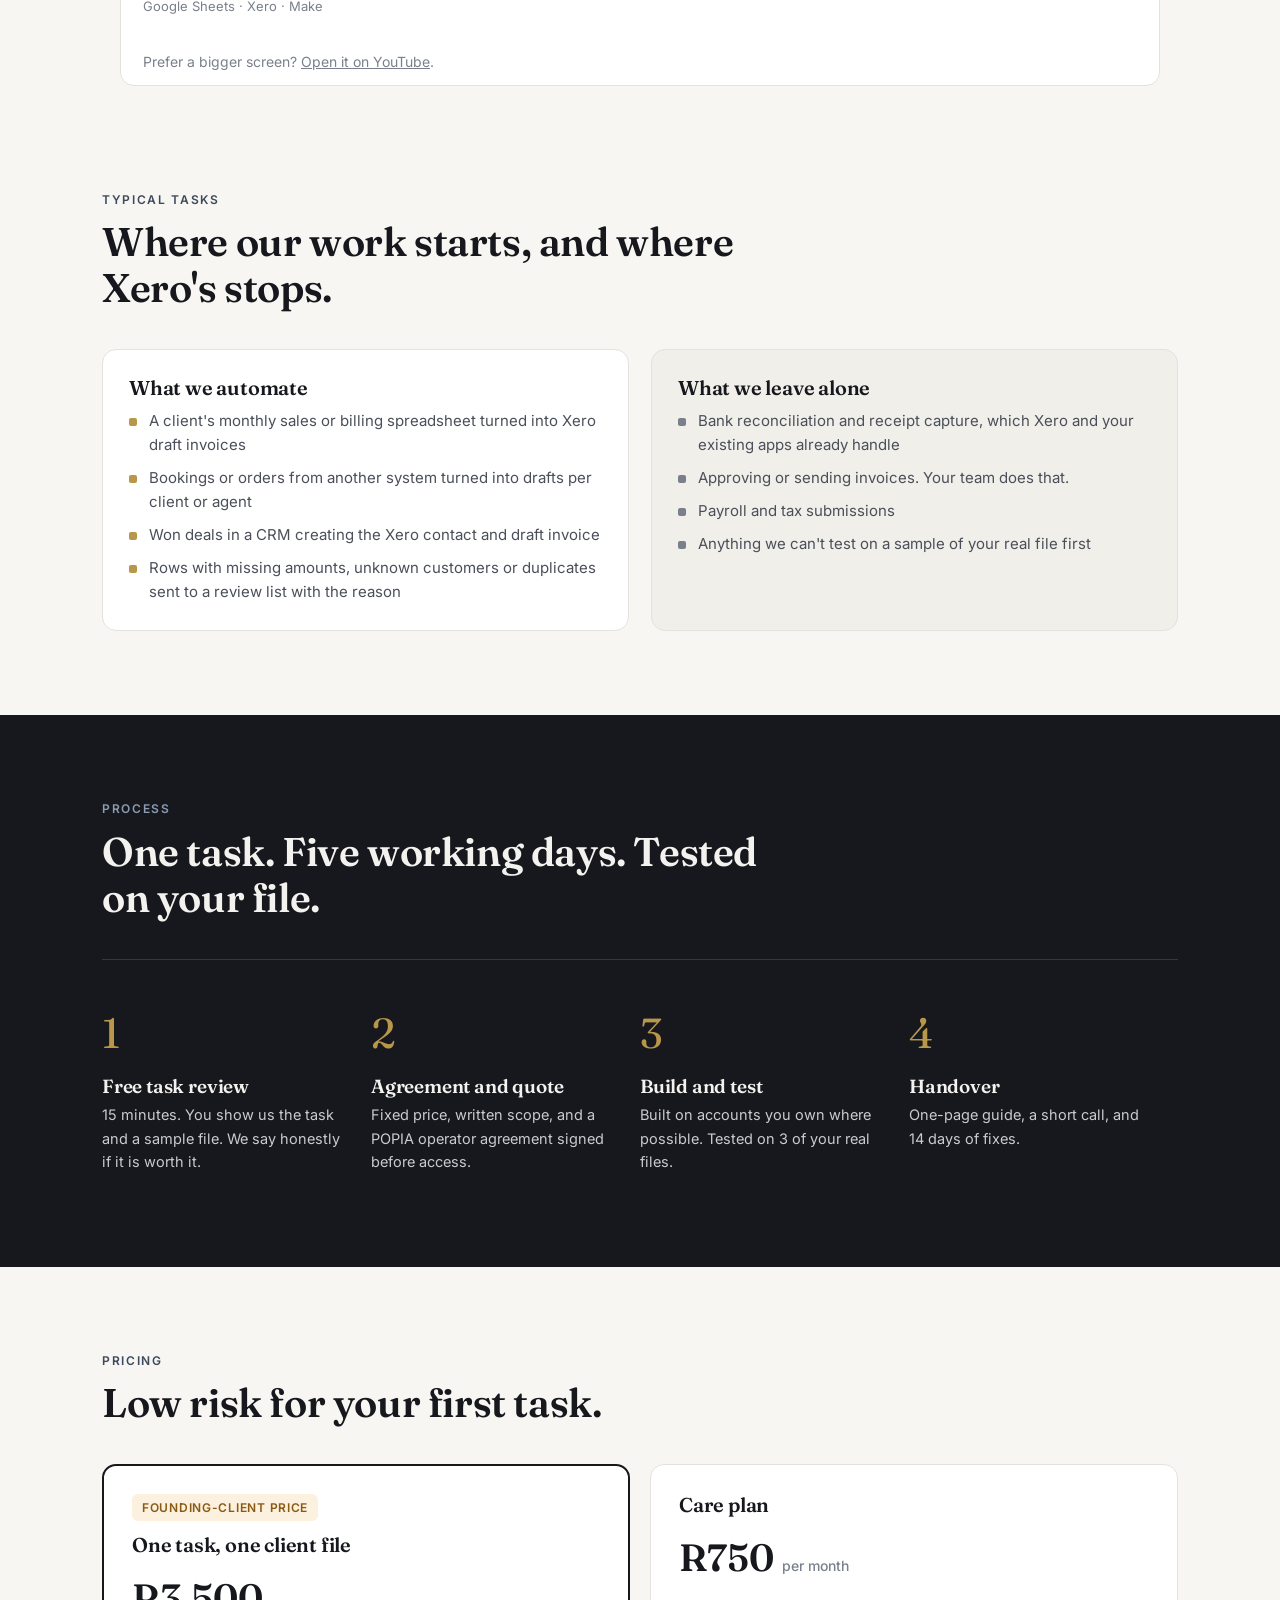
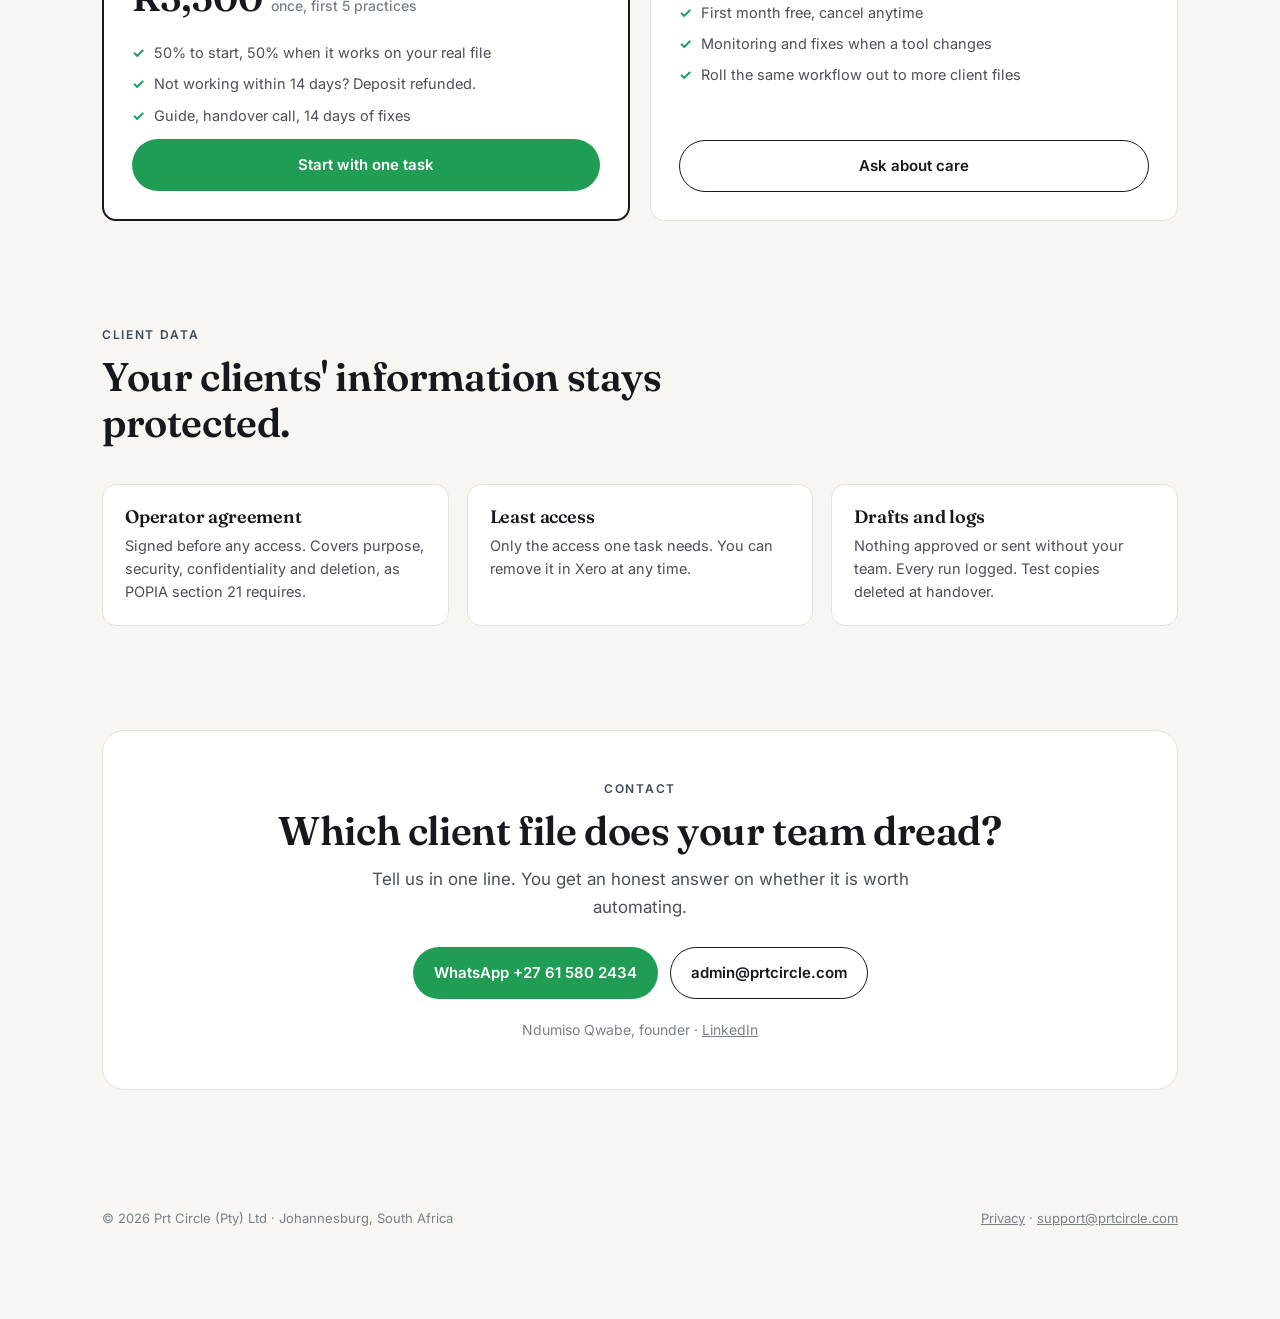
<file: xero.html>
<!DOCTYPE html>
<html lang="en">
<head>
<meta charset="utf-8">
<meta name="viewport" content="width=device-width, initial-scale=1">
<title>Xero automation for Gauteng accounting practices | PRT CIRCLE</title>
<meta name="description" content="We automate one repetitive client task for Xero practices in Gauteng. Drafts only, your team approves. POPIA operator agreement signed first.">
<meta property="og:type" content="website">
<meta property="og:url" content="https://prtcircle.com/xero.html">
<meta property="og:title" content="Xero automation for Gauteng practices | PRT CIRCLE">
<meta property="og:description" content="One repetitive client task taken off your team. Drafts only, your team approves. Founding price R3,500.">
<meta property="og:image" content="https://prtcircle.com/og-image.png">
<meta property="og:image:width" content="1200">
<meta property="og:image:height" content="630">
<meta name="twitter:card" content="summary_large_image">
<link rel="icon" href="logo-mark.png">
<link rel="preconnect" href="https://fonts.googleapis.com">
<link rel="preconnect" href="https://fonts.gstatic.com" crossorigin>
<link href="https://fonts.googleapis.com/css2?family=Fraunces:opsz,wght@9..144,500;9..144,600&family=Inter:wght@400;500;600&display=swap" rel="stylesheet">
<link rel="stylesheet" href="site.css">
</head>
<body>

<nav>
  <div class="wrap">
    <a class="brand" href="index.html"><img src="logo-mark.png" alt="PRT CIRCLE logo">PRT CIRCLE</a>
    <div class="links">
      <a href="#top">For Xero practices</a>
      <a href="index.html#work">Work</a>
      <a href="#tasks">Services</a>
      <a href="#process">Process</a>
      <a href="#pricing">Pricing</a>
      <a href="#contact">Contact</a>
    </div>
    <a class="btn btn-wa wa-link" href="#" target="_blank" rel="noopener">WhatsApp us</a>
  </div>
</nav>
<div class="trustbar">
  <div class="wrap">
    <span class="who"><b>Ndumiso Qwabe</b>, founder · Prt Circle (Pty) Ltd · Gauteng</span>
    <span class="tl">
      <a href="https://www.upwork.com/freelancers/~0178abc4130f40c3e9" target="_blank" rel="noopener">Upwork profile</a>
      <a href="https://www.linkedin.com/in/n-qwabe-794632288" target="_blank" rel="noopener">LinkedIn</a>
      <a class="wa-link" href="#" target="_blank" rel="noopener">WhatsApp +27 61 580 2434</a>
    </span>
  </div>
</div>
<header class="hero" id="top">
  <div class="wrap">
    <div>
      <div class="eyebrow">For Xero practices in Gauteng</div>
      <h1>We automate the client task your apps don't cover.</h1>
      <p class="lead">Xero's own AI now handles more inside Xero. The work that still eats your team's month end is usually between tools: a client's spreadsheet, a booking system or a CRM that has to end up in Xero. We automate one of those. Drafts only. Your team approves.</p>
      <div class="ctas">
        <a class="btn btn-wa wa-link" href="#" target="_blank" rel="noopener">Tell us the task</a>
        <a class="btn btn-ghost" href="#demo">Watch the demo</a>
      </div>
      <div class="tools"><span>Drafts only</span><span>POPIA operator agreement</span><span>Fixed price</span><span>5 working days</span></div>
    </div>
    <div class="intro">
      <div class="vid"><button class="yt" data-id="lRxXHDmsbU0" aria-label="Play intro video"><span class="play"></span></button></div>
      <div class="cap">60-second intro from the founder</div>
    </div>
  </div>
</header>

<section id="demo" style="padding-top:10px">
  <div class="wrap">
    <div class="head">
      <div class="eyebrow">Demo</div>
      <h2>See it run on a test Xero file.</h2>
      <p>A monthly billing sheet is checked, duplicates are blocked, bad rows go to Needs Review, and one Xero draft invoice is made per customer. Synthetic data, real Xero demo company.</p>
    </div>
    <div class="card bigdemo">
      <div class="vid"><button class="yt" data-id="_yLd45EmJrM" aria-label="Play Xero demo: monthly billing to Xero draft invoices"><span class="play"></span></button></div>
      <div class="body">
        <span class="tag live">Working demo</span>
        <h3>Billing sheet to Xero draft invoices</h3>
        <div class="stack">Google Sheets · Xero · Make</div>
      </div>
      <div class="alt">Prefer a bigger screen? <a href="https://youtu.be/_yLd45EmJrM" target="_blank" rel="noopener">Open it on YouTube</a>.</div>
    </div>
  </div>
</section>

<section id="tasks" style="padding-top:20px">
  <div class="wrap">
    <div class="head">
      <div class="eyebrow">Typical tasks</div>
      <h2>Where our work starts, and where Xero's stops.</h2>
    </div>
    <div class="split">
      <div class="box">
        <h3>What we automate</h3>
        <ul>
          <li>A client's monthly sales or billing spreadsheet turned into Xero draft invoices</li>
          <li>Bookings or orders from another system turned into drafts per client or agent</li>
          <li>Won deals in a CRM creating the Xero contact and draft invoice</li>
          <li>Rows with missing amounts, unknown customers or duplicates sent to a review list with the reason</li>
        </ul>
      </div>
      <div class="box muted">
        <h3>What we leave alone</h3>
        <ul>
          <li>Bank reconciliation and receipt capture, which Xero and your existing apps already handle</li>
          <li>Approving or sending invoices. Your team does that.</li>
          <li>Payroll and tax submissions</li>
          <li>Anything we can't test on a sample of your real file first</li>
        </ul>
      </div>
    </div>
  </div>
</section>

<section id="process" class="dark">
  <div class="wrap">
    <div class="head">
      <div class="eyebrow">Process</div>
      <h2>One task. Five working days. Tested on your file.</h2>
    </div>
    <div class="steps">
      <div><div class="k">1</div><h3>Free task review</h3><p>15 minutes. You show us the task and a sample file. We say honestly if it is worth it.</p></div>
      <div><div class="k">2</div><h3>Agreement and quote</h3><p>Fixed price, written scope, and a POPIA operator agreement signed before access.</p></div>
      <div><div class="k">3</div><h3>Build and test</h3><p>Built on accounts you own where possible. Tested on 3 of your real files.</p></div>
      <div><div class="k">4</div><h3>Handover</h3><p>One-page guide, a short call, and 14 days of fixes.</p></div>
    </div>
  </div>
</section>

<section id="pricing">
  <div class="wrap">
    <div class="head">
      <div class="eyebrow">Pricing</div>
      <h2>Low risk for your first task.</h2>
    </div>
    <div class="price" style="grid-template-columns:repeat(2,1fr)">
      <div class="plan main">
        <span class="ribbon">Founding-client price</span>
        <h3>One task, one client file</h3>
        <div class="amt">R3,500 <small>once, first 5 practices</small></div>
        <ul>
          <li>50% to start, 50% when it works on your real file</li>
          <li>Not working within 14 days? Deposit refunded.</li>
          <li>Guide, handover call, 14 days of fixes</li>
        </ul>
        <a class="btn btn-wa wa-link" href="#" target="_blank" rel="noopener">Start with one task</a>
      </div>
      <div class="plan">
        <h3>Care plan</h3>
        <div class="amt">R750 <small>per month</small></div>
        <ul>
          <li>First month free, cancel anytime</li>
          <li>Monitoring and fixes when a tool changes</li>
          <li>Roll the same workflow out to more client files</li>
        </ul>
        <a class="btn btn-ghost wa-link" href="#" target="_blank" rel="noopener">Ask about care</a>
      </div>
    </div>
  </div>
</section>

<section id="data" style="padding-top:20px">
  <div class="wrap">
    <div class="head">
      <div class="eyebrow">Client data</div>
      <h2>Your clients' information stays protected.</h2>
    </div>
    <div class="data">
      <div><h3>Operator agreement</h3><p>Signed before any access. Covers purpose, security, confidentiality and deletion, as POPIA section 21 requires.</p></div>
      <div><h3>Least access</h3><p>Only the access one task needs. You can remove it in Xero at any time.</p></div>
      <div><h3>Drafts and logs</h3><p>Nothing approved or sent without your team. Every run logged. Test copies deleted at handover.</p></div>
    </div>
  </div>
</section>

<section id="contact" style="padding-top:20px">
  <div class="wrap">
    <div class="contact">
      <div class="eyebrow">Contact</div>
      <h2 style="margin-top:10px">Which client file does your team dread?</h2>
      <p>Tell us in one line. You get an honest answer on whether it is worth automating.</p>
      <div class="ctas">
        <a class="btn btn-wa wa-link" href="#" target="_blank" rel="noopener">WhatsApp +27 61 580 2434</a>
        <a class="btn btn-ghost" href="mailto:admin@prtcircle.com">admin@prtcircle.com</a>
      </div>
      <div class="small">Ndumiso Qwabe, founder · <a href="https://www.linkedin.com/in/n-qwabe-794632288" target="_blank" rel="noopener">LinkedIn</a></div>
    </div>
  </div>
</section>

<footer>
  <div class="wrap">
    <span>© <span id="yr">2026</span> Prt Circle (Pty) Ltd · Johannesburg, South Africa</span>
    <span><a href="privacy.html">Privacy</a> · <a href="mailto:support@prtcircle.com">support@prtcircle.com</a></span>
  </div>
</footer>

<a class="fab wa-link" href="#" target="_blank" rel="noopener" aria-label="Chat on WhatsApp">
  <svg viewBox="0 0 24 24" fill="currentColor"><path d="M12 2a10 10 0 0 0-8.6 15.1L2 22l5-1.3A10 10 0 1 0 12 2Zm0 18.2a8.2 8.2 0 0 1-4.2-1.2l-.3-.2-3 .8.8-2.9-.2-.3A8.2 8.2 0 1 1 12 20.2Zm4.5-6.1c-.2-.1-1.5-.7-1.7-.8s-.4-.1-.6.1-.7.8-.8 1-.3.2-.5.1a6.7 6.7 0 0 1-3.3-2.9c-.2-.4.2-.4.7-1.3a.4.4 0 0 0 0-.4l-.8-1.9c-.2-.5-.4-.4-.6-.4h-.5a1 1 0 0 0-.7.3 3 3 0 0 0-.9 2.2 5.2 5.2 0 0 0 1.1 2.7 11.8 11.8 0 0 0 4.5 4c1.7.7 2.3.8 3.2.6a2.7 2.7 0 0 0 1.8-1.2 2.2 2.2 0 0 0 .1-1.2c0-.1-.2-.2-.4-.3Z"/></svg>
  <span>Chat with us</span>
</a>

<script>
(function(){
  var msg = "Hi Ndumiso, I run a Xero practice and saw your website. The task I'd like to automate is: ";
  var url = "https://wa.me/27615802434?text=" + encodeURIComponent(msg);
  document.querySelectorAll(".wa-link").forEach(function(a){ a.href = url; });
  document.getElementById("yr").textContent = new Date().getFullYear();
  document.querySelectorAll(".yt").forEach(function(b){
    var id = b.dataset.id;
    b.style.backgroundImage = "url(https://i.ytimg.com/vi/" + id + "/hqdefault.jpg)";
    b.addEventListener("click", function(){
      var f = document.createElement("iframe");
      f.src = "https://www.youtube-nocookie.com/embed/" + id + "?autoplay=1&rel=0&playsinline=1";
      f.allow = "autoplay; encrypted-media; picture-in-picture; fullscreen";
      f.allowFullscreen = true;
      f.title = b.getAttribute("aria-label") || "Video";
      b.replaceWith(f);
    });
  });
})();
</script>
</body>
</html>
</file>
<file: site.css>
:root{
  --ink:#16181d; --ink2:#4a4f59; --muted:#7a808b;
  --bg:#f7f6f2; --card:#ffffff; --line:#e4e2dc;
  --slate:#8b9bb0; --slate-d:#3d4a5c; --gold:#b8964a;
  --wa:#1f9d55;
  --r:14px;
}
*{box-sizing:border-box;margin:0;padding:0}
html{scroll-behavior:smooth}
body{font-family:Inter,system-ui,-apple-system,Segoe UI,Roboto,sans-serif;color:var(--ink);background:var(--bg);line-height:1.6;font-size:16px}
a{color:inherit}
h1,h2,h3{font-family:Fraunces,Georgia,serif;font-weight:600;line-height:1.15;letter-spacing:-.01em}
.wrap{max-width:1120px;margin:0 auto;padding:0 22px}
.eyebrow{font-size:12px;font-weight:600;letter-spacing:.14em;text-transform:uppercase;color:var(--slate-d)}
.btn{display:inline-flex;align-items:center;gap:8px;padding:13px 20px;border-radius:999px;font-weight:600;font-size:15px;text-decoration:none;border:1px solid transparent;transition:transform .15s,background .15s}
.btn:hover{transform:translateY(-1px)}
.btn-wa{background:var(--wa);color:#fff}
.btn-ghost{border-color:var(--ink);color:var(--ink);background:transparent}
.btn svg{width:18px;height:18px}

/* nav */
nav{position:sticky;top:0;z-index:20;background:rgba(247,246,242,.92);backdrop-filter:blur(8px);border-bottom:1px solid var(--line)}
nav .wrap{display:flex;align-items:center;justify-content:space-between;height:66px}
.brand{display:flex;align-items:center;gap:10px;text-decoration:none;font-weight:600;letter-spacing:.18em;font-size:14px}
.brand img{width:38px;height:38px;border-radius:50%}
.links{display:flex;gap:26px;font-size:14px}
.links a{text-decoration:none;color:var(--ink2)}
.links a:hover{color:var(--ink)}
nav .btn{padding:9px 16px;font-size:14px}
@media(max-width:820px){.links{display:none}}

/* hero */
.hero{padding:70px 0 60px}
.hero .wrap{display:grid;grid-template-columns:1.25fr .75fr;gap:56px;align-items:center}
.hero h1{font-size:clamp(36px,5.2vw,58px);margin:14px 0 18px}
.hero p.lead{font-size:18px;color:var(--ink2);max-width:560px}
.hero .ctas{display:flex;flex-wrap:wrap;gap:12px;margin-top:28px}
.tools{margin-top:30px;display:flex;flex-wrap:wrap;gap:8px}
.tools span{font-size:13px;padding:5px 11px;border:1px solid var(--line);border-radius:999px;background:var(--card);color:var(--ink2)}
.intro{background:var(--card);border:1px solid var(--line);border-radius:22px;padding:14px;box-shadow:0 20px 50px -30px rgba(22,24,29,.35)}
.intro .vid{position:relative;aspect-ratio:9/16;border-radius:14px;overflow:hidden;background:#111}
.intro .cap{font-size:13px;color:var(--muted);padding:10px 4px 2px;text-align:center}
@media(max-width:860px){.hero .wrap{grid-template-columns:1fr}.intro{max-width:280px;margin:0 auto}}

/* lite youtube */
.yt{position:absolute;inset:0;cursor:pointer;background:#111 center/cover no-repeat;border:0;width:100%;height:100%}
.yt::after{content:"";position:absolute;inset:0;background:linear-gradient(180deg,rgba(0,0,0,0) 55%,rgba(0,0,0,.45))}
.yt .play{position:absolute;left:50%;top:50%;transform:translate(-50%,-50%);width:66px;height:66px;border-radius:50%;background:rgba(255,255,255,.95);display:grid;place-items:center;z-index:2;box-shadow:0 8px 24px rgba(0,0,0,.3)}
.yt .play::before{content:"";border-left:20px solid var(--ink);border-top:12px solid transparent;border-bottom:12px solid transparent;margin-left:5px}
.yt iframe{position:absolute;inset:0;width:100%;height:100%;border:0}

/* sections */
section{padding:84px 0}
.head{max-width:700px;margin-bottom:38px}
.head h2{font-size:clamp(28px,3.6vw,40px);margin:10px 0 12px}
.head p{color:var(--ink2);font-size:17px}
.honest{display:block;background:#eef1f5;border:1px solid #d9e0e9;border-radius:var(--r);padding:14px 16px;font-size:14px;color:var(--slate-d);margin-bottom:30px}
.honest b{color:var(--ink)}

/* work */
.grid{display:grid;grid-template-columns:repeat(2,1fr);gap:22px}
@media(max-width:760px){.grid{grid-template-columns:1fr}}
.card{background:var(--card);border:1px solid var(--line);border-radius:var(--r);overflow:hidden;display:flex;flex-direction:column}
.card .vid{position:relative;aspect-ratio:16/9;background:#111}
.card .body{padding:20px 22px 22px;display:flex;flex-direction:column;gap:10px;flex:1}
.card h3{font-size:21px}
.tag{align-self:flex-start;font-size:11px;font-weight:600;letter-spacing:.08em;text-transform:uppercase;padding:4px 9px;border-radius:6px}
.tag.live{background:#e5f4ea;color:#1c6b3c}
.tag.sim{background:#fbf1de;color:#8a5a12}
.card p{color:var(--ink2);font-size:15px}
.card ul{list-style:none;display:grid;gap:6px;font-size:14px;color:var(--ink2)}
.card li{padding-left:18px;position:relative}
.card li::before{content:"";position:absolute;left:0;top:9px;width:7px;height:7px;border-radius:2px;background:var(--gold)}
.stack{margin-top:auto;padding-top:8px;font-size:13px;color:var(--muted)}

/* services */
.svc{display:grid;grid-template-columns:repeat(4,1fr);gap:18px}
@media(max-width:960px){.svc{grid-template-columns:repeat(2,1fr)}}
@media(max-width:560px){.svc{grid-template-columns:1fr}}
.svc > div{background:var(--card);border:1px solid var(--line);border-radius:var(--r);padding:22px}
.svc .n{font-family:Fraunces,Georgia,serif;font-size:15px;color:var(--gold);margin-bottom:10px}
.svc h3{font-size:19px;margin-bottom:8px}
.svc p{font-size:14.5px;color:var(--ink2)}

/* steps */
.dark{background:var(--ink);color:#f3f2ee}
.dark .eyebrow{color:var(--slate)}
.dark .head p{color:#c9cbd1}
.steps{display:grid;grid-template-columns:repeat(4,1fr);gap:0;border-top:1px solid #343842}
@media(max-width:860px){.steps{grid-template-columns:1fr 1fr}}
@media(max-width:520px){.steps{grid-template-columns:1fr}}
.steps div{padding:26px 24px 10px 0}
.steps .k{font-family:Fraunces,Georgia,serif;font-size:42px;color:var(--gold);line-height:1}
.steps h3{font-size:19px;margin:12px 0 6px}
.steps p{font-size:14.5px;color:#c9cbd1}

/* pricing */
.price{display:grid;grid-template-columns:repeat(3,1fr);gap:20px}
@media(max-width:900px){.price{grid-template-columns:1fr}}
.plan{background:var(--card);border:1px solid var(--line);border-radius:var(--r);padding:28px;display:flex;flex-direction:column;gap:12px}
.plan.main{border:2px solid var(--ink)}
.plan h3{font-size:20px}
.amt{font-family:Fraunces,Georgia,serif;font-size:38px;font-weight:600}
.amt small{font-family:Inter,sans-serif;font-size:14px;color:var(--muted);font-weight:500}
.plan ul{list-style:none;display:grid;gap:8px;font-size:14.5px;color:var(--ink2)}
.plan li{padding-left:22px;position:relative}
.plan li::before{content:"✓";position:absolute;left:0;color:var(--wa);font-weight:700}
.plan .btn{margin-top:auto;justify-content:center}

/* about */
.about{display:grid;grid-template-columns:.8fr 1.2fr;gap:50px;align-items:start}
@media(max-width:820px){.about{grid-template-columns:1fr}}
.about .who{background:var(--card);border:1px solid var(--line);border-radius:var(--r);padding:26px;display:flex;gap:16px;align-items:center}
.about .who img{width:72px;height:72px;border-radius:50%}
.about .who b{display:block;font-size:17px}
.about .who span{font-size:14px;color:var(--muted)}
.about p{color:var(--ink2);margin-bottom:14px;font-size:16.5px}
.profiles{display:flex;flex-wrap:wrap;gap:10px;margin-top:20px}

/* contact */
.contact{background:var(--card);border:1px solid var(--line);border-radius:22px;padding:48px;text-align:center}
.contact h2{font-size:clamp(28px,3.6vw,40px);margin-bottom:12px}
.contact p{color:var(--ink2);max-width:560px;margin:0 auto 26px;font-size:17px}
.contact .ctas{display:flex;flex-wrap:wrap;gap:12px;justify-content:center}
.contact .small{margin-top:20px;font-size:14px;color:var(--muted)}
@media(max-width:560px){.contact{padding:32px 20px}}

footer{padding:34px 0 90px;font-size:13px;color:var(--muted)}
footer .wrap{display:flex;flex-wrap:wrap;gap:12px;justify-content:space-between}

/* floating whatsapp */
.fab{position:fixed;right:20px;bottom:20px;z-index:30;display:flex;align-items:center;gap:10px;background:var(--wa);color:#fff;text-decoration:none;font-weight:600;font-size:15px;padding:13px 18px 13px 14px;border-radius:999px;box-shadow:0 12px 30px -8px rgba(31,157,85,.6)}
.fab svg{width:24px;height:24px}
@media(max-width:520px){.fab span{display:none}.fab{padding:14px}}

/* data and faq */
.data{display:grid;grid-template-columns:repeat(3,1fr);gap:18px}
@media(max-width:860px){.data{grid-template-columns:1fr}}
.data > div{background:var(--card);border:1px solid var(--line);border-radius:var(--r);padding:22px}
.data h3{font-size:18px;margin-bottom:6px}
.data p{font-size:14.5px;color:var(--ink2)}
.faq{max-width:820px}
.faq details{border-bottom:1px solid var(--line);padding:18px 0}
.faq summary{cursor:pointer;font-weight:600;font-size:16.5px;list-style:none;display:flex;justify-content:space-between;gap:16px}
.faq summary::after{content:"+";font-size:22px;line-height:1;color:var(--gold)}
.faq details[open] summary::after{content:"–"}
.faq details p{margin-top:10px;color:var(--ink2);font-size:15.5px}
.ribbon{display:inline-block;align-self:flex-start;font-size:12px;font-weight:600;letter-spacing:.06em;text-transform:uppercase;background:#fbf1de;color:#8a5a12;padding:4px 10px;border-radius:6px}
.split{display:grid;grid-template-columns:1fr 1fr;gap:22px}
@media(max-width:820px){.split{grid-template-columns:1fr}}
.box{background:var(--card);border:1px solid var(--line);border-radius:var(--r);padding:26px}
.box h3{font-size:20px;margin-bottom:10px}
.box ul{list-style:none;display:grid;gap:9px;font-size:15px;color:var(--ink2)}
.box li{padding-left:20px;position:relative}
.box li::before{content:"";position:absolute;left:0;top:9px;width:8px;height:8px;border-radius:2px;background:var(--gold)}
.box.muted{background:#f0efea}
.box.muted li::before{background:var(--muted)}
.legal{max-width:760px}
.legal h2{font-size:22px;margin:28px 0 8px}
.legal p,.legal li{color:var(--ink2);font-size:15.5px;margin-bottom:10px}
.legal ul{padding-left:20px}

/* trust bar */
.trustbar{background:var(--slate-d);color:#fff;font-size:14px}
.trustbar .wrap{display:flex;flex-wrap:wrap;gap:6px 22px;justify-content:space-between;align-items:center;padding-top:9px;padding-bottom:9px}
.trustbar .tl{display:flex;flex-wrap:wrap;gap:6px 18px}
.trustbar a{color:#fff;font-weight:600;text-decoration:underline;text-underline-offset:3px}
.trustbar a:hover{color:#e9d7a8}
@media(max-width:560px){.trustbar .wrap{justify-content:flex-start}}
/* wide featured card */
.card.wide{grid-column:1/-1;flex-direction:row}
.card.wide .vid{flex:1.4;aspect-ratio:16/9;min-width:0}
.card.wide .vid video{position:absolute;inset:0;width:100%;height:100%;background:#000}
.card.wide .body{flex:1}
@media(max-width:760px){.card.wide{flex-direction:column}}
/* large demo player */
.bigdemo{max-width:1040px;margin:0 auto}
.bigdemo .vid{position:relative;aspect-ratio:16/9;background:#111}
.bigdemo .vid iframe,.bigdemo .vid .yt{position:absolute;inset:0;width:100%;height:100%;border:0}
.bigdemo .alt{padding:12px 22px;font-size:14px;color:var(--muted)}
/* tighter hero so the demo shows sooner */
.hero{padding:44px 0 36px}
.intro{max-width:250px;margin-left:auto}
</file>
